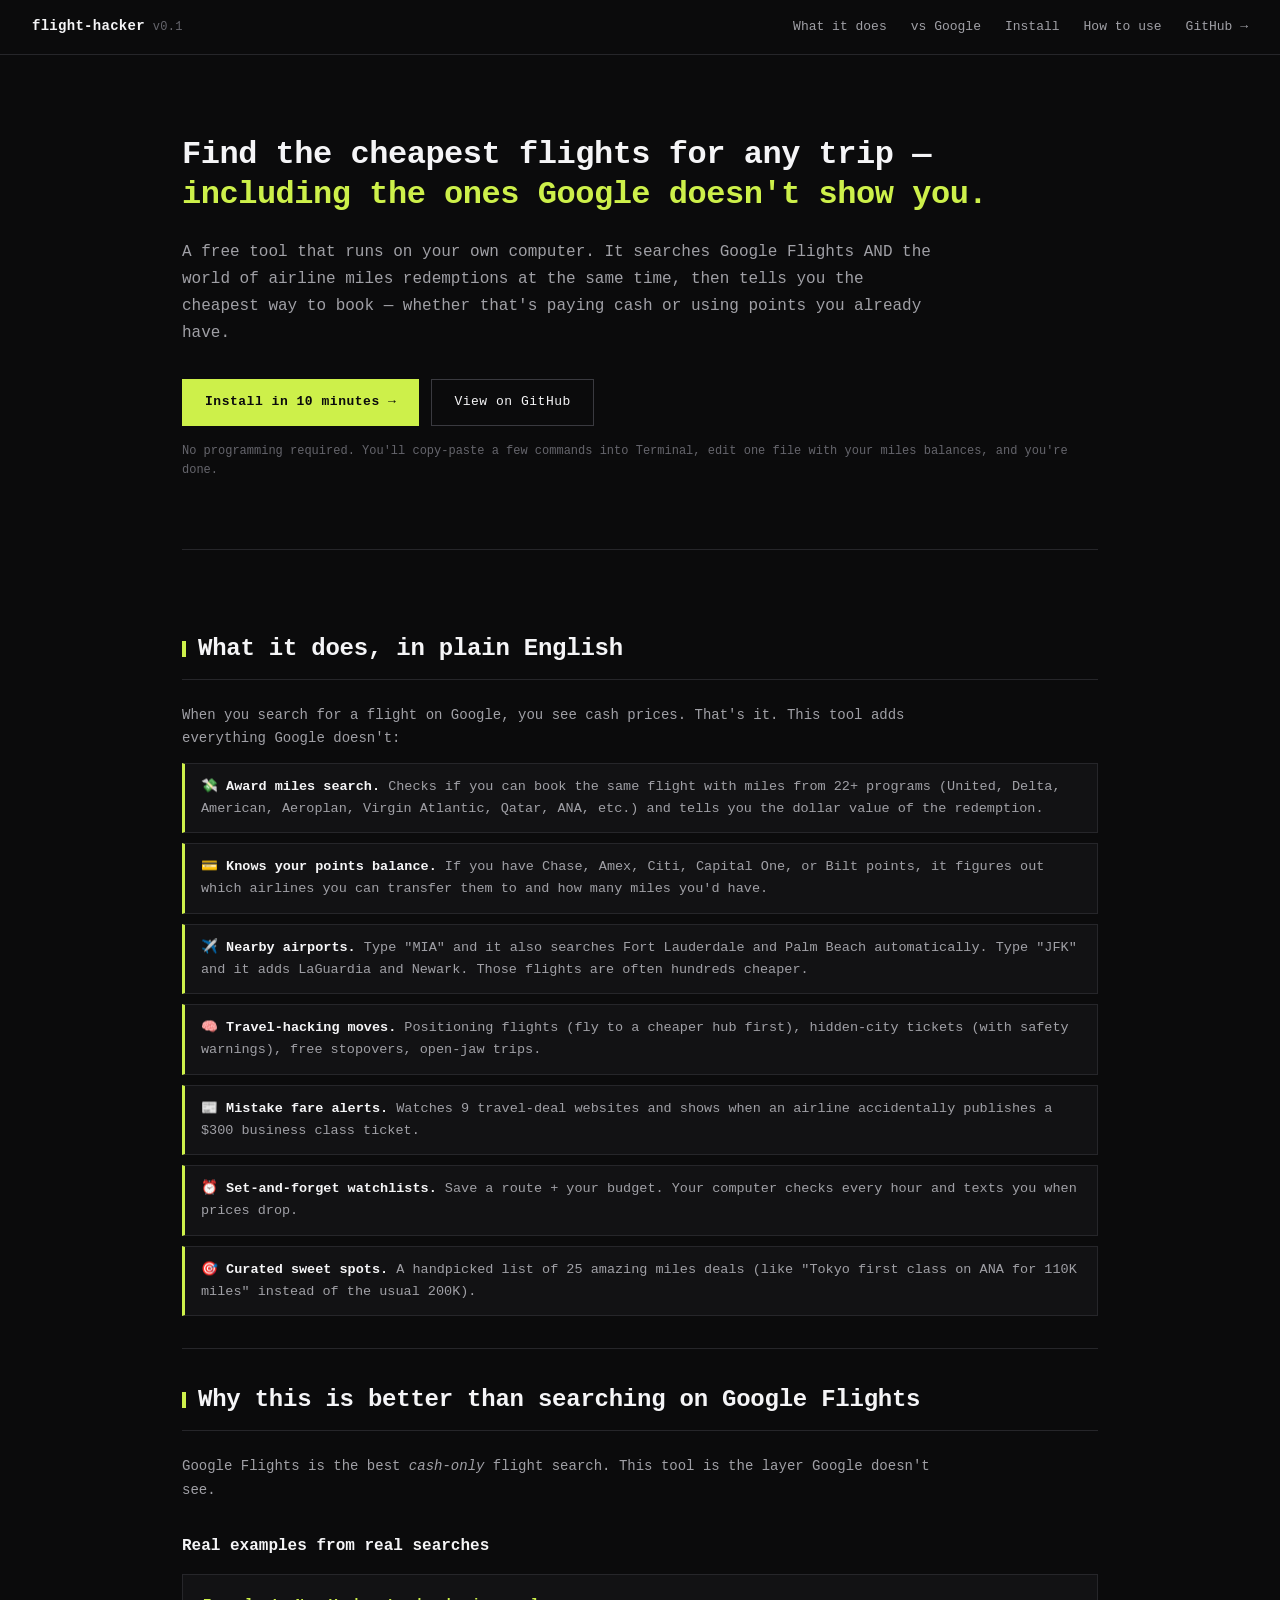
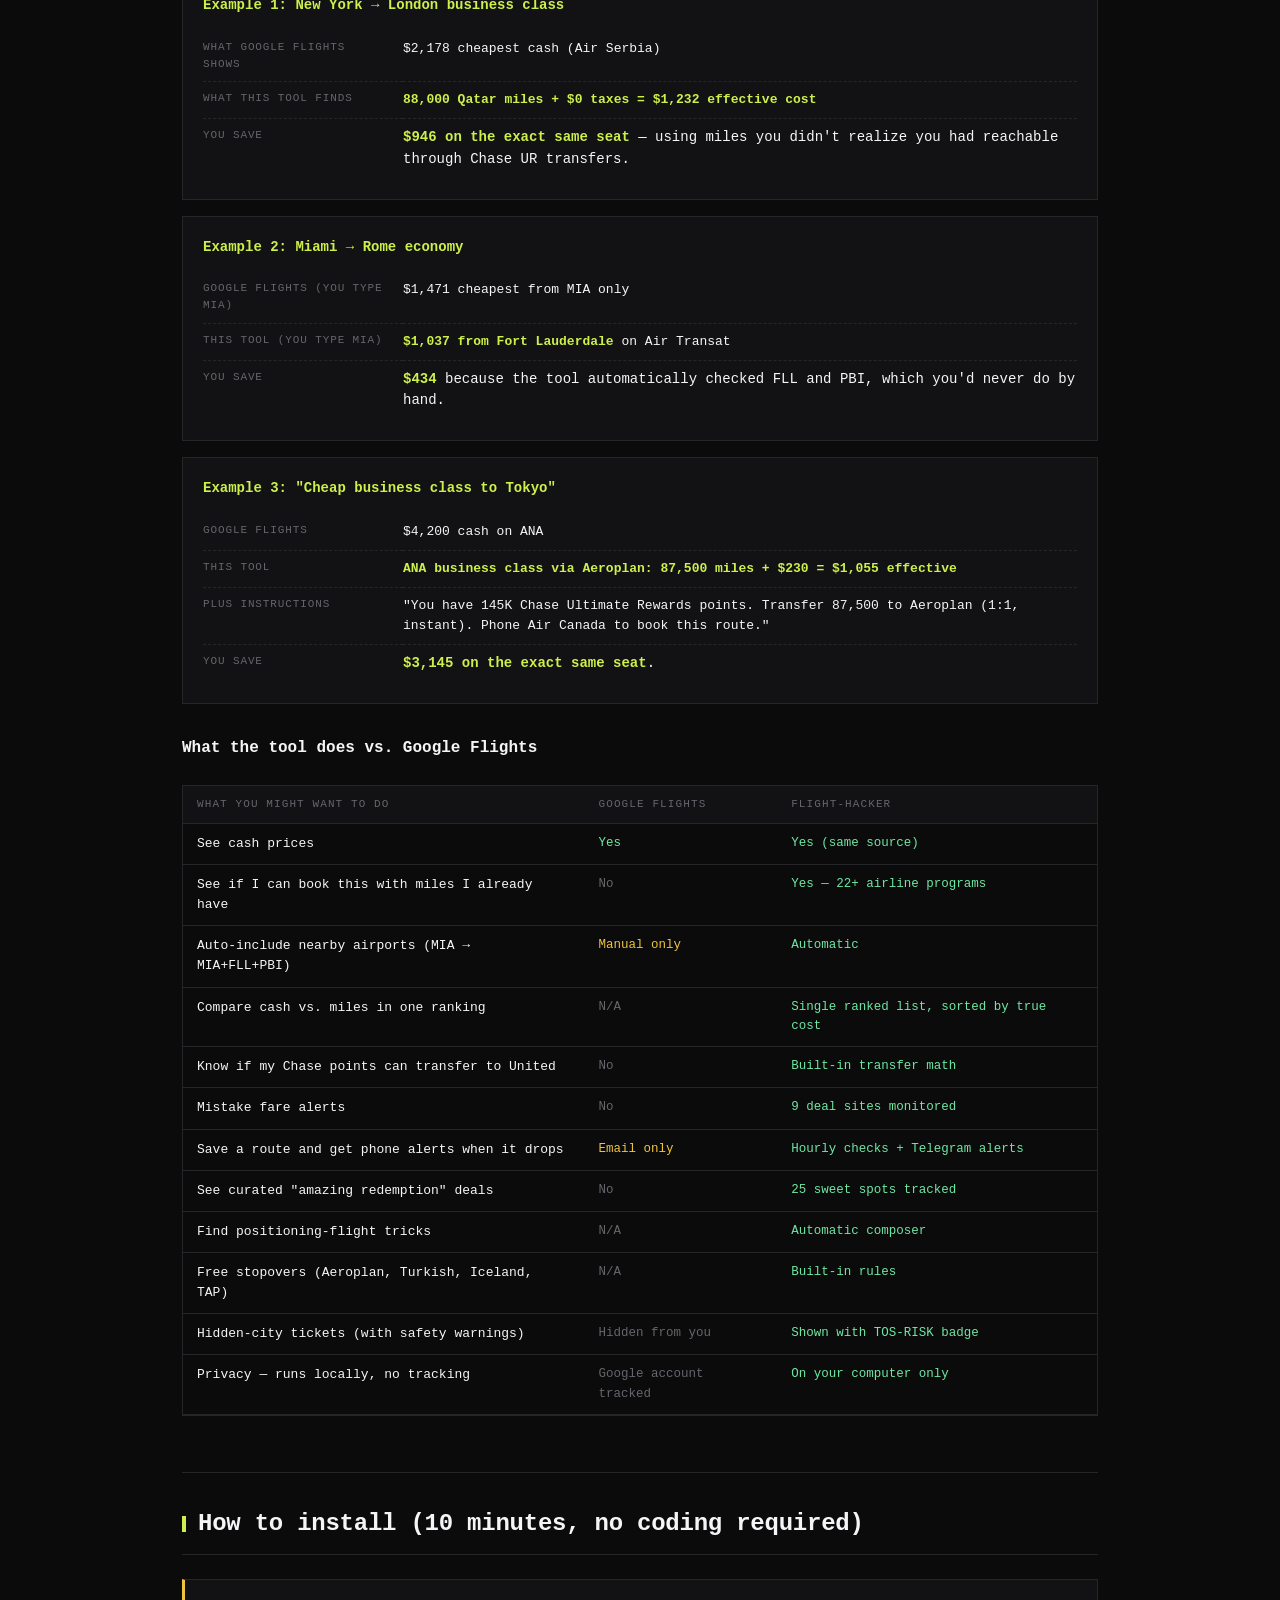
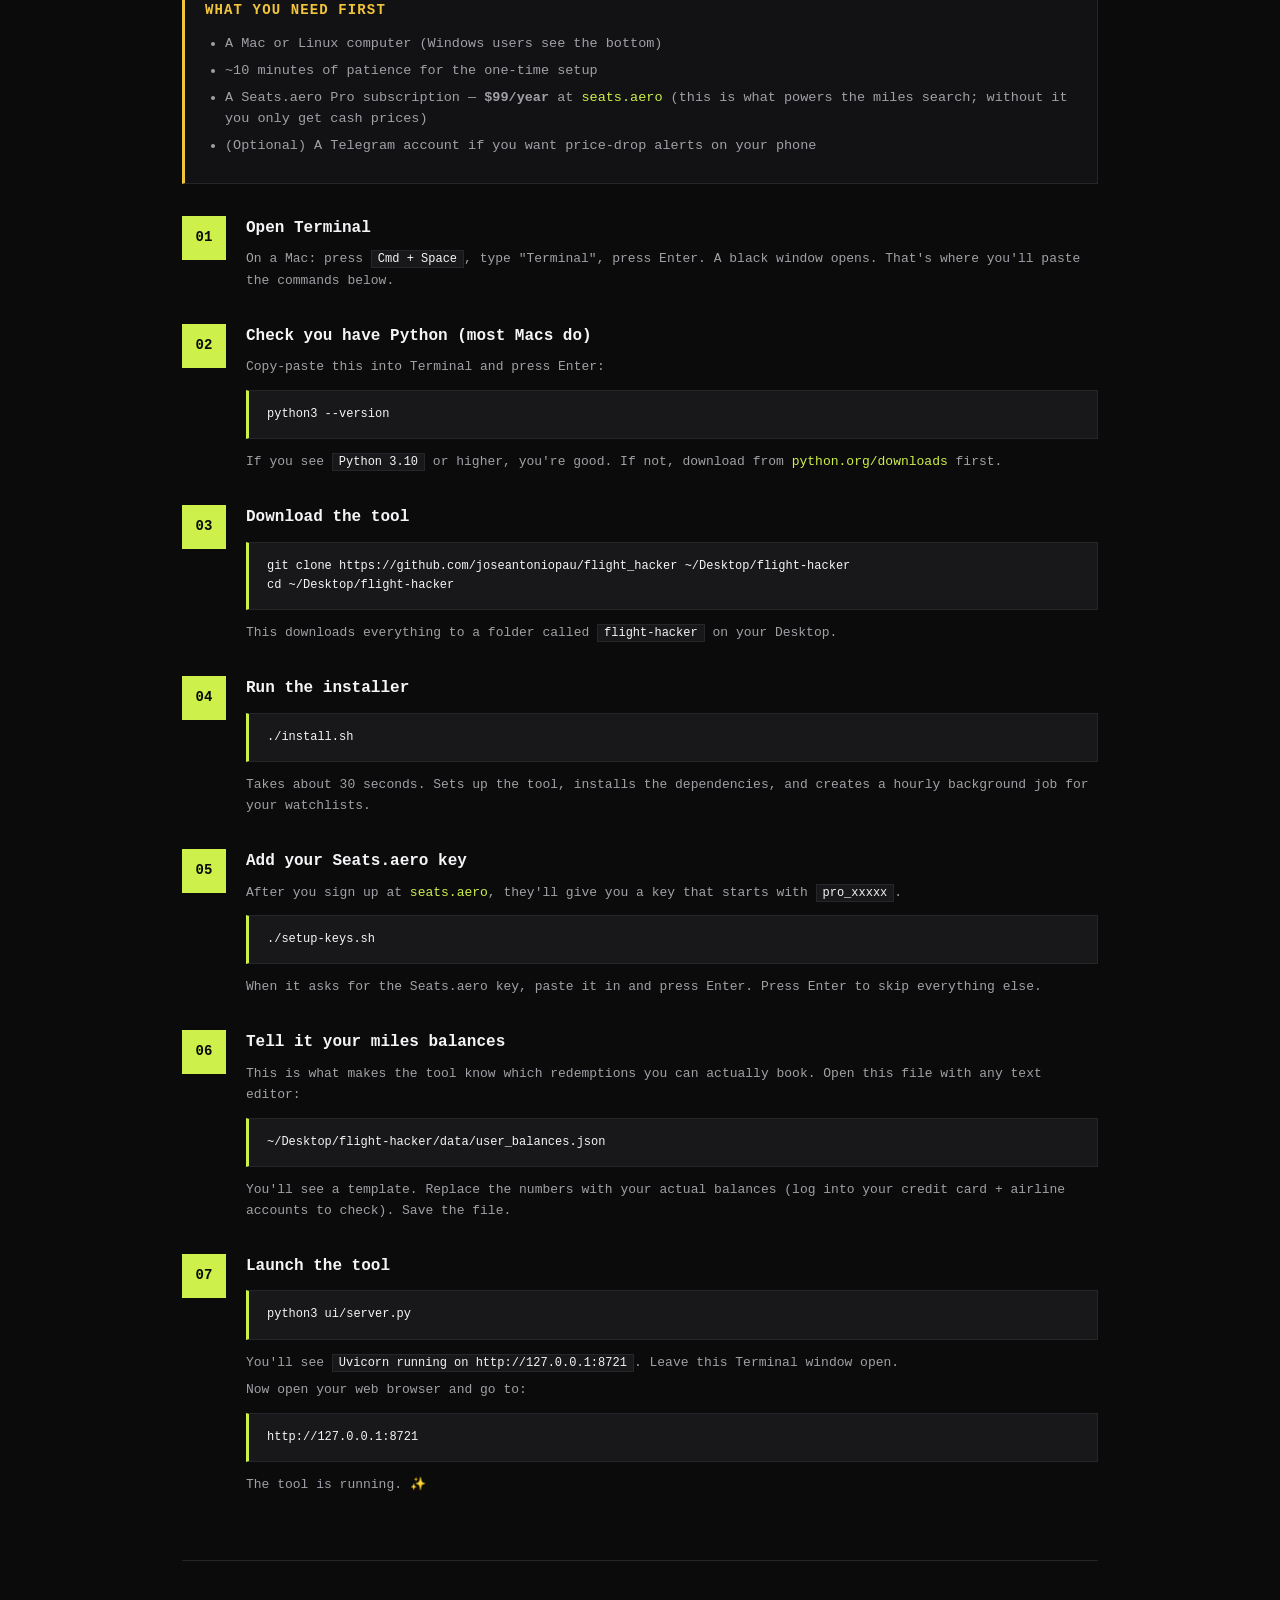
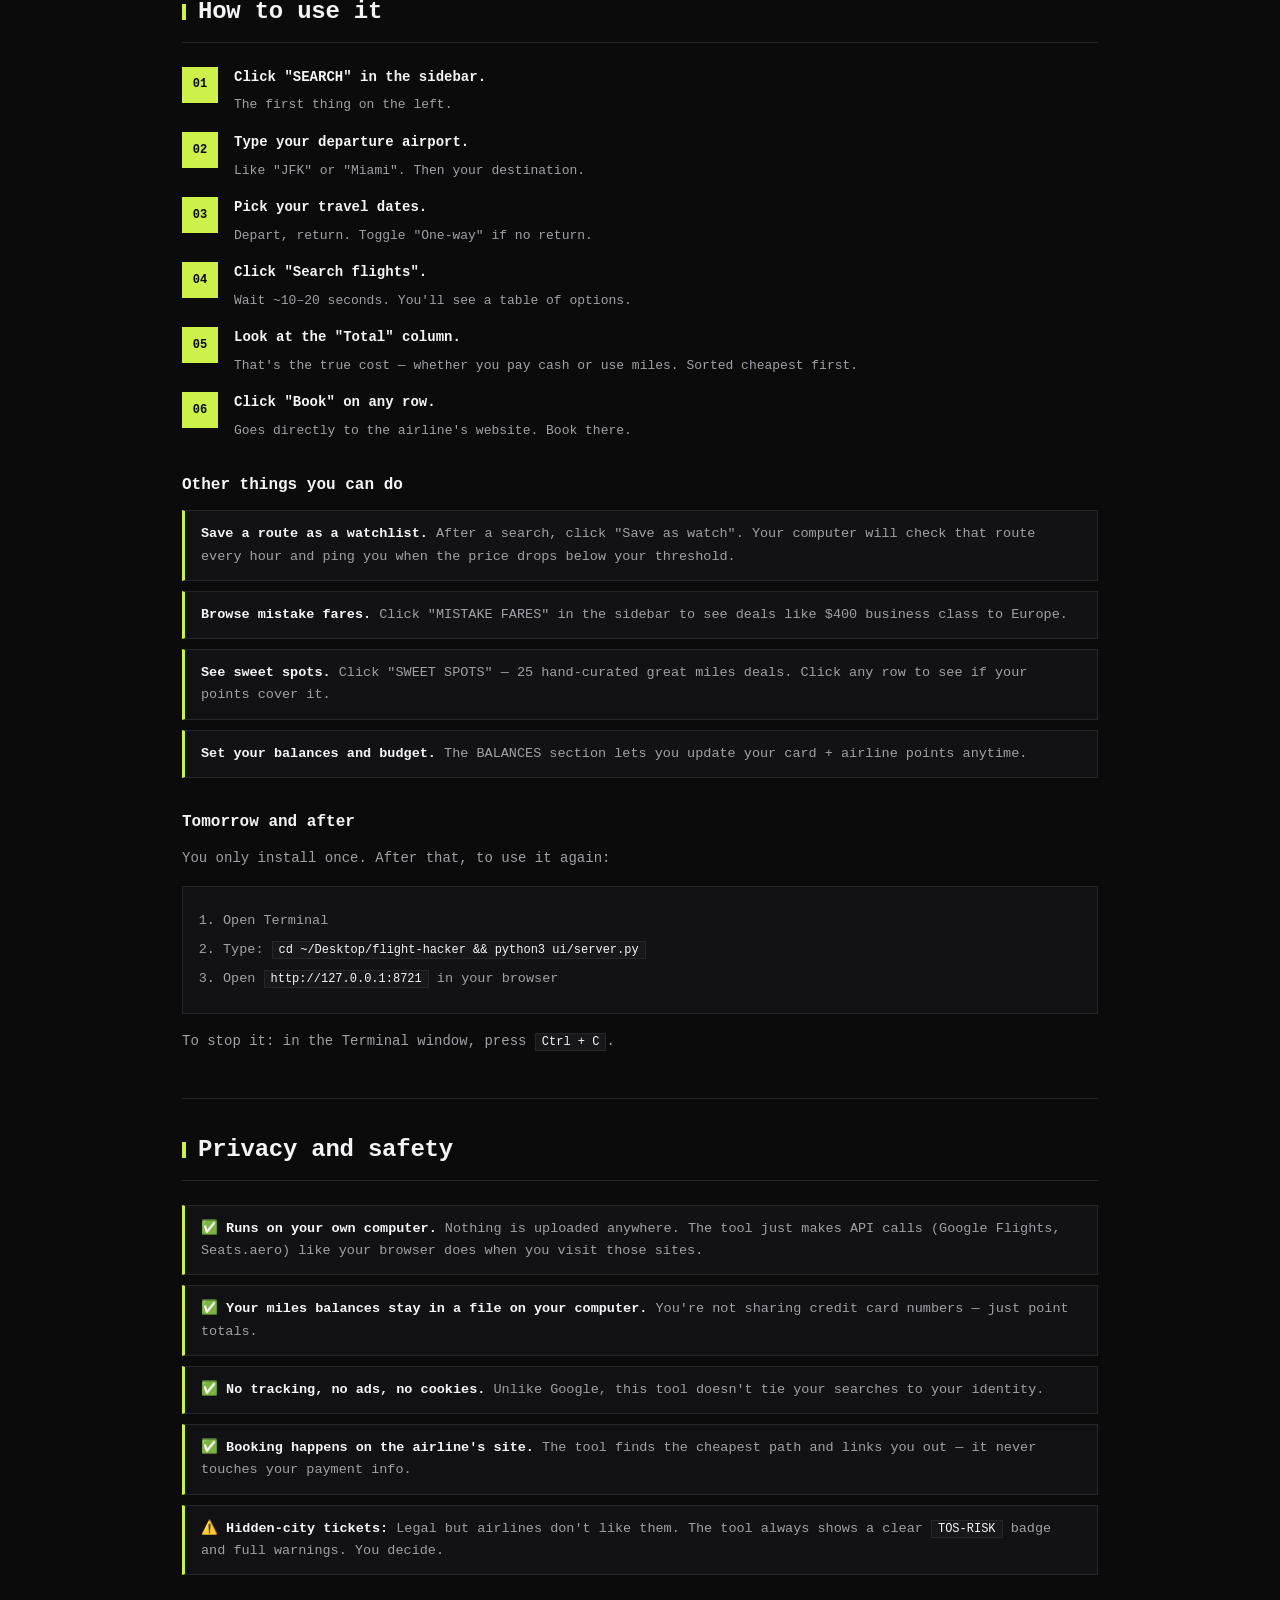
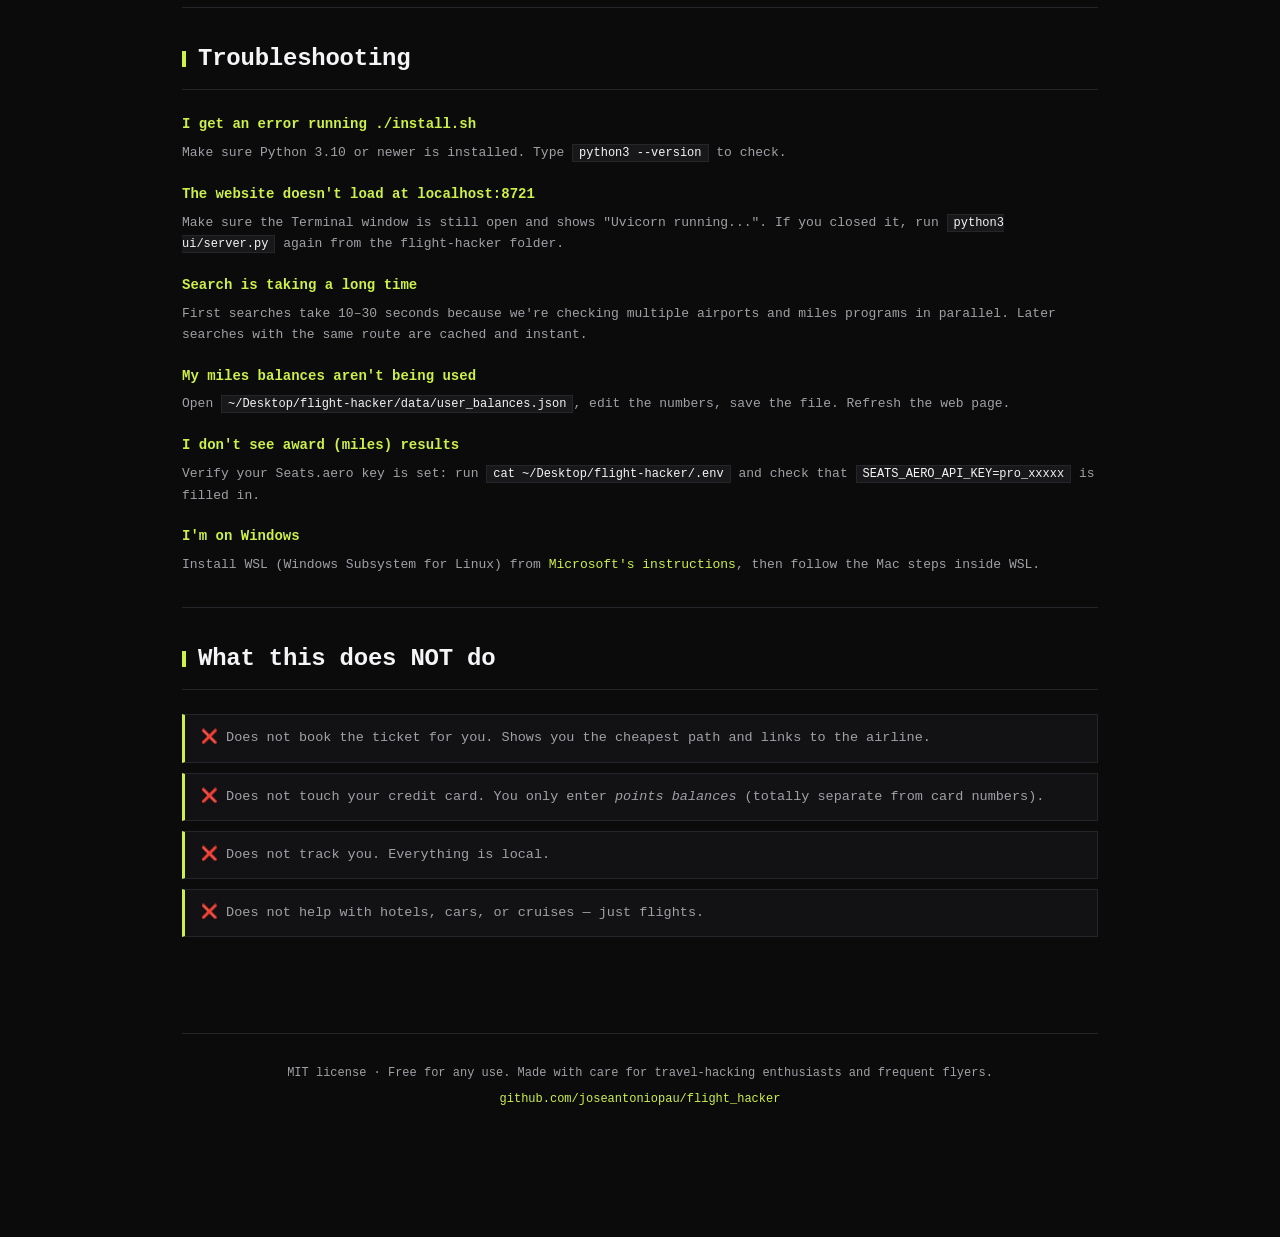
<file: docs/index.html>
<!doctype html>
<html lang="en">
<head>
<meta charset="utf-8" />
<meta name="viewport" content="width=device-width,initial-scale=1" />
<title>flight-hacker — find the cheapest flights, including the ones Google doesn't show</title>
<meta name="description" content="A free, self-hosted tool that searches Google Flights and 22+ airline miles programs at once. Beats Google Flights with award redemptions, hidden-city tickets, mistake fares, and watchlists. Free, runs on your own computer." />
<link rel="stylesheet" href="styles.css" />
</head>
<body>

<header class="bar">
  <div class="brand">flight-hacker<span class="ver">v0.1</span></div>
  <nav class="topnav">
    <a href="#what">What it does</a>
    <a href="#vs-google">vs Google</a>
    <a href="#install">Install</a>
    <a href="#use">How to use</a>
    <a href="https://github.com/joseantoniopau/flight_hacker" target="_blank" rel="noopener">GitHub →</a>
  </nav>
</header>

<main>

<section class="hero">
  <h1>Find the cheapest flights for any trip — <span class="accent">including the ones Google doesn't show you.</span></h1>
  <p class="lede">A free tool that runs on your own computer. It searches Google Flights AND the world of airline miles redemptions at the same time, then tells you the cheapest way to book — whether that's paying cash or using points you already have.</p>
  <div class="cta">
    <a class="btn btn--primary" href="#install">Install in 10 minutes →</a>
    <a class="btn" href="https://github.com/joseantoniopau/flight_hacker" target="_blank" rel="noopener">View on GitHub</a>
  </div>
  <p class="note">No programming required. You'll copy-paste a few commands into Terminal, edit one file with your miles balances, and you're done.</p>
</section>

<section id="what" class="block">
  <h2>What it does, in plain English</h2>
  <p class="lede">When you search for a flight on Google, you see cash prices. That's it. This tool adds everything Google doesn't:</p>
  <ul class="features">
    <li><strong>💸 Award miles search.</strong> Checks if you can book the same flight with miles from 22+ programs (United, Delta, American, Aeroplan, Virgin Atlantic, Qatar, ANA, etc.) and tells you the dollar value of the redemption.</li>
    <li><strong>💳 Knows your points balance.</strong> If you have Chase, Amex, Citi, Capital One, or Bilt points, it figures out which airlines you can transfer them to and how many miles you'd have.</li>
    <li><strong>✈️ Nearby airports.</strong> Type "MIA" and it also searches Fort Lauderdale and Palm Beach automatically. Type "JFK" and it adds LaGuardia and Newark. Those flights are often hundreds cheaper.</li>
    <li><strong>🧠 Travel-hacking moves.</strong> Positioning flights (fly to a cheaper hub first), hidden-city tickets (with safety warnings), free stopovers, open-jaw trips.</li>
    <li><strong>📰 Mistake fare alerts.</strong> Watches 9 travel-deal websites and shows when an airline accidentally publishes a $300 business class ticket.</li>
    <li><strong>⏰ Set-and-forget watchlists.</strong> Save a route + your budget. Your computer checks every hour and texts you when prices drop.</li>
    <li><strong>🎯 Curated sweet spots.</strong> A handpicked list of 25 amazing miles deals (like "Tokyo first class on ANA for 110K miles" instead of the usual 200K).</li>
  </ul>
</section>

<section id="vs-google" class="block">
  <h2>Why this is better than searching on Google Flights</h2>
  <p class="lede">Google Flights is the best <em>cash-only</em> flight search. This tool is the layer Google doesn't see.</p>

  <h3>Real examples from real searches</h3>

  <div class="example">
    <h4>Example 1: New York → London business class</h4>
    <table class="cmp">
      <tr><td>What Google Flights shows</td><td>$2,178 cheapest cash (Air Serbia)</td></tr>
      <tr><td>What this tool finds</td><td><strong>88,000 Qatar miles + $0 taxes = $1,232 effective cost</strong></td></tr>
      <tr><td>You save</td><td class="save"><strong>$946 on the exact same seat</strong> — using miles you didn't realize you had reachable through Chase UR transfers.</td></tr>
    </table>
  </div>

  <div class="example">
    <h4>Example 2: Miami → Rome economy</h4>
    <table class="cmp">
      <tr><td>Google Flights (you type MIA)</td><td>$1,471 cheapest from MIA only</td></tr>
      <tr><td>This tool (you type MIA)</td><td><strong>$1,037 from Fort Lauderdale</strong> on Air Transat</td></tr>
      <tr><td>You save</td><td class="save"><strong>$434</strong> because the tool automatically checked FLL and PBI, which you'd never do by hand.</td></tr>
    </table>
  </div>

  <div class="example">
    <h4>Example 3: "Cheap business class to Tokyo"</h4>
    <table class="cmp">
      <tr><td>Google Flights</td><td>$4,200 cash on ANA</td></tr>
      <tr><td>This tool</td><td><strong>ANA business class via Aeroplan: 87,500 miles + $230 = $1,055 effective</strong></td></tr>
      <tr><td>Plus instructions</td><td>"You have 145K Chase Ultimate Rewards points. Transfer 87,500 to Aeroplan (1:1, instant). Phone Air Canada to book this route."</td></tr>
      <tr><td>You save</td><td class="save"><strong>$3,145 on the exact same seat</strong>.</td></tr>
    </table>
  </div>

  <h3>What the tool does vs. Google Flights</h3>
  <div class="comparison">
    <table>
      <thead>
        <tr><th>What you might want to do</th><th>Google Flights</th><th>flight-hacker</th></tr>
      </thead>
      <tbody>
        <tr><td>See cash prices</td><td class="y">Yes</td><td class="y">Yes (same source)</td></tr>
        <tr><td>See if I can book this with miles I already have</td><td class="n">No</td><td class="y">Yes — 22+ airline programs</td></tr>
        <tr><td>Auto-include nearby airports (MIA → MIA+FLL+PBI)</td><td class="p">Manual only</td><td class="y">Automatic</td></tr>
        <tr><td>Compare cash vs. miles in one ranking</td><td class="n">N/A</td><td class="y">Single ranked list, sorted by true cost</td></tr>
        <tr><td>Know if my Chase points can transfer to United</td><td class="n">No</td><td class="y">Built-in transfer math</td></tr>
        <tr><td>Mistake fare alerts</td><td class="n">No</td><td class="y">9 deal sites monitored</td></tr>
        <tr><td>Save a route and get phone alerts when it drops</td><td class="p">Email only</td><td class="y">Hourly checks + Telegram alerts</td></tr>
        <tr><td>See curated "amazing redemption" deals</td><td class="n">No</td><td class="y">25 sweet spots tracked</td></tr>
        <tr><td>Find positioning-flight tricks</td><td class="n">N/A</td><td class="y">Automatic composer</td></tr>
        <tr><td>Free stopovers (Aeroplan, Turkish, Iceland, TAP)</td><td class="n">N/A</td><td class="y">Built-in rules</td></tr>
        <tr><td>Hidden-city tickets (with safety warnings)</td><td class="n">Hidden from you</td><td class="y">Shown with TOS-RISK badge</td></tr>
        <tr><td>Privacy — runs locally, no tracking</td><td class="n">Google account tracked</td><td class="y">On your computer only</td></tr>
      </tbody>
    </table>
  </div>
</section>

<section id="install" class="block">
  <h2>How to install (10 minutes, no coding required)</h2>

  <div class="prereqs">
    <h3>What you need first</h3>
    <ul>
      <li>A Mac or Linux computer (Windows users see the bottom)</li>
      <li>~10 minutes of patience for the one-time setup</li>
      <li>A Seats.aero Pro subscription — <strong>$99/year</strong> at <a href="https://seats.aero/" target="_blank" rel="noopener">seats.aero</a> (this is what powers the miles search; without it you only get cash prices)</li>
      <li>(Optional) A Telegram account if you want price-drop alerts on your phone</li>
    </ul>
  </div>

  <ol class="steps">
    <li>
      <h4>Open Terminal</h4>
      <p>On a Mac: press <code>Cmd + Space</code>, type "Terminal", press Enter. A black window opens. That's where you'll paste the commands below.</p>
    </li>

    <li>
      <h4>Check you have Python (most Macs do)</h4>
      <p>Copy-paste this into Terminal and press Enter:</p>
      <pre><code>python3 --version</code></pre>
      <p>If you see <code>Python 3.10</code> or higher, you're good. If not, download from <a href="https://www.python.org/downloads/" target="_blank" rel="noopener">python.org/downloads</a> first.</p>
    </li>

    <li>
      <h4>Download the tool</h4>
      <pre><code>git clone https://github.com/joseantoniopau/flight_hacker ~/Desktop/flight-hacker
cd ~/Desktop/flight-hacker</code></pre>
      <p>This downloads everything to a folder called <code>flight-hacker</code> on your Desktop.</p>
    </li>

    <li>
      <h4>Run the installer</h4>
      <pre><code>./install.sh</code></pre>
      <p>Takes about 30 seconds. Sets up the tool, installs the dependencies, and creates a hourly background job for your watchlists.</p>
    </li>

    <li>
      <h4>Add your Seats.aero key</h4>
      <p>After you sign up at <a href="https://seats.aero/" target="_blank" rel="noopener">seats.aero</a>, they'll give you a key that starts with <code>pro_xxxxx</code>.</p>
      <pre><code>./setup-keys.sh</code></pre>
      <p>When it asks for the Seats.aero key, paste it in and press Enter. Press Enter to skip everything else.</p>
    </li>

    <li>
      <h4>Tell it your miles balances</h4>
      <p>This is what makes the tool know which redemptions you can actually book. Open this file with any text editor:</p>
      <pre><code>~/Desktop/flight-hacker/data/user_balances.json</code></pre>
      <p>You'll see a template. Replace the numbers with your actual balances (log into your credit card + airline accounts to check). Save the file.</p>
    </li>

    <li>
      <h4>Launch the tool</h4>
      <pre><code>python3 ui/server.py</code></pre>
      <p>You'll see <code>Uvicorn running on http://127.0.0.1:8721</code>. Leave this Terminal window open.</p>
      <p>Now open your web browser and go to:</p>
      <pre><code>http://127.0.0.1:8721</code></pre>
      <p>The tool is running. ✨</p>
    </li>
  </ol>
</section>

<section id="use" class="block">
  <h2>How to use it</h2>
  <ol class="steps steps--small">
    <li>
      <h4>Click "SEARCH" in the sidebar.</h4>
      <p>The first thing on the left.</p>
    </li>
    <li>
      <h4>Type your departure airport.</h4>
      <p>Like "JFK" or "Miami". Then your destination.</p>
    </li>
    <li>
      <h4>Pick your travel dates.</h4>
      <p>Depart, return. Toggle "One-way" if no return.</p>
    </li>
    <li>
      <h4>Click "Search flights".</h4>
      <p>Wait ~10–20 seconds. You'll see a table of options.</p>
    </li>
    <li>
      <h4>Look at the "Total" column.</h4>
      <p>That's the true cost — whether you pay cash or use miles. Sorted cheapest first.</p>
    </li>
    <li>
      <h4>Click "Book" on any row.</h4>
      <p>Goes directly to the airline's website. Book there.</p>
    </li>
  </ol>

  <h3>Other things you can do</h3>
  <ul class="features">
    <li><strong>Save a route as a watchlist.</strong> After a search, click "Save as watch". Your computer will check that route every hour and ping you when the price drops below your threshold.</li>
    <li><strong>Browse mistake fares.</strong> Click "MISTAKE FARES" in the sidebar to see deals like $400 business class to Europe.</li>
    <li><strong>See sweet spots.</strong> Click "SWEET SPOTS" — 25 hand-curated great miles deals. Click any row to see if your points cover it.</li>
    <li><strong>Set your balances and budget.</strong> The BALANCES section lets you update your card + airline points anytime.</li>
  </ul>

  <h3>Tomorrow and after</h3>
  <p>You only install once. After that, to use it again:</p>
  <ol class="next-use">
    <li>Open Terminal</li>
    <li>Type: <code>cd ~/Desktop/flight-hacker && python3 ui/server.py</code></li>
    <li>Open <code>http://127.0.0.1:8721</code> in your browser</li>
  </ol>
  <p>To stop it: in the Terminal window, press <code>Ctrl + C</code>.</p>
</section>

<section class="block">
  <h2>Privacy and safety</h2>
  <ul class="features">
    <li><strong>✅ Runs on your own computer.</strong> Nothing is uploaded anywhere. The tool just makes API calls (Google Flights, Seats.aero) like your browser does when you visit those sites.</li>
    <li><strong>✅ Your miles balances stay in a file on your computer.</strong> You're not sharing credit card numbers — just point totals.</li>
    <li><strong>✅ No tracking, no ads, no cookies.</strong> Unlike Google, this tool doesn't tie your searches to your identity.</li>
    <li><strong>✅ Booking happens on the airline's site.</strong> The tool finds the cheapest path and links you out — it never touches your payment info.</li>
    <li><strong>⚠️ Hidden-city tickets:</strong> Legal but airlines don't like them. The tool always shows a clear <code>TOS-RISK</code> badge and full warnings. You decide.</li>
  </ul>
</section>

<section class="block">
  <h2>Troubleshooting</h2>
  <dl class="faq">
    <dt>I get an error running ./install.sh</dt>
    <dd>Make sure Python 3.10 or newer is installed. Type <code>python3 --version</code> to check.</dd>

    <dt>The website doesn't load at localhost:8721</dt>
    <dd>Make sure the Terminal window is still open and shows "Uvicorn running...". If you closed it, run <code>python3 ui/server.py</code> again from the flight-hacker folder.</dd>

    <dt>Search is taking a long time</dt>
    <dd>First searches take 10–30 seconds because we're checking multiple airports and miles programs in parallel. Later searches with the same route are cached and instant.</dd>

    <dt>My miles balances aren't being used</dt>
    <dd>Open <code>~/Desktop/flight-hacker/data/user_balances.json</code>, edit the numbers, save the file. Refresh the web page.</dd>

    <dt>I don't see award (miles) results</dt>
    <dd>Verify your Seats.aero key is set: run <code>cat ~/Desktop/flight-hacker/.env</code> and check that <code>SEATS_AERO_API_KEY=pro_xxxxx</code> is filled in.</dd>

    <dt>I'm on Windows</dt>
    <dd>Install WSL (Windows Subsystem for Linux) from <a href="https://learn.microsoft.com/en-us/windows/wsl/install" target="_blank" rel="noopener">Microsoft's instructions</a>, then follow the Mac steps inside WSL.</dd>
  </dl>
</section>

<section class="block">
  <h2>What this does NOT do</h2>
  <ul class="features">
    <li>❌ Does not book the ticket for you. Shows you the cheapest path and links to the airline.</li>
    <li>❌ Does not touch your credit card. You only enter <em>points balances</em> (totally separate from card numbers).</li>
    <li>❌ Does not track you. Everything is local.</li>
    <li>❌ Does not help with hotels, cars, or cruises — just flights.</li>
  </ul>
</section>

<footer>
  <p>MIT license · Free for any use. Made with care for travel-hacking enthusiasts and frequent flyers.</p>
  <p><a href="https://github.com/joseantoniopau/flight_hacker">github.com/joseantoniopau/flight_hacker</a></p>
</footer>

</main>

</body>
</html>
</file>
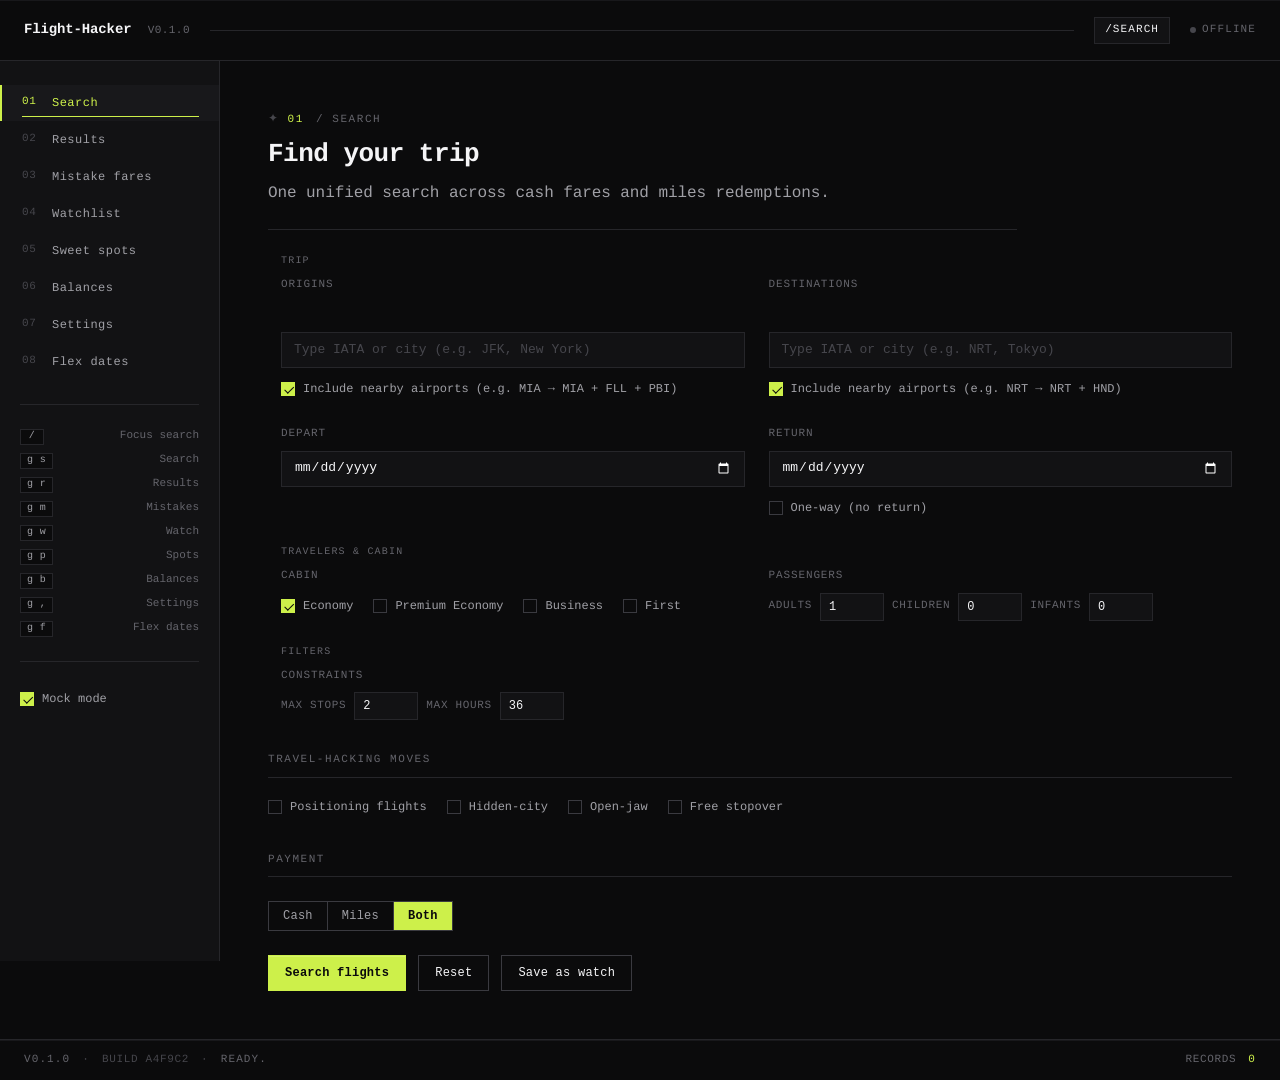
<file: ui/index.html>
<!doctype html>
<html lang="en">
<head>
<meta charset="utf-8" />
<meta name="viewport" content="width=device-width,initial-scale=1" />
<title>FLIGHT-HACKER</title>
<link rel="stylesheet" href="styles.css" />
</head>
<body class="fh-body">

<!-- ============================================================ -->
<!-- TOP BAR                                                       -->
<!-- ============================================================ -->
<header class="fh-topbar" id="fh-topbar">
  <button class="fh-topbar__menu" id="fh-topbar-menu" type="button" aria-label="Toggle menu" hidden>☰</button>
  <div class="fh-topbar__brand">Flight-Hacker&nbsp;<span class="fh-topbar__ver" id="fh-version">v0.1.0</span></div>
  <div class="fh-topbar__rule"></div>
  <div class="fh-topbar__route" id="fh-topbar-route">/SEARCH</div>
  <div class="fh-topbar__live" id="fh-topbar-live">
    <span class="fh-dot fh-dot--off" id="fh-livedot">○</span>
    <span id="fh-livetext">Offline</span>
  </div>
</header>

<!-- ============================================================ -->
<!-- ERROR BANNER                                                  -->
<!-- ============================================================ -->
<div class="fh-error" id="fh-error" hidden style="display:none">
  <span class="fh-error__msg" id="fh-error-msg">Error</span>
  <button class="fh-error__btn" id="fh-error-dismiss">Dismiss</button>
</div>

<!-- ============================================================ -->
<!-- APP SHELL                                                     -->
<!-- ============================================================ -->
<div class="fh-shell">

  <!-- SIDEBAR -->
  <nav class="fh-sidebar" id="fh-sidebar">
    <ul class="fh-nav">
      <li><a href="#search"      class="fh-nav__link" data-route="search"><span class="fh-nav__num">01</span><span class="fh-nav__label">Search</span></a></li>
      <li><a href="#results"     class="fh-nav__link" data-route="results"><span class="fh-nav__num">02</span><span class="fh-nav__label">Results</span></a></li>
      <li><a href="#mistakes"    class="fh-nav__link" data-route="mistakes"><span class="fh-nav__num">03</span><span class="fh-nav__label">Mistake fares</span></a></li>
      <li><a href="#watchlist"   class="fh-nav__link" data-route="watchlist"><span class="fh-nav__num">04</span><span class="fh-nav__label">Watchlist</span></a></li>
      <li><a href="#sweet-spots" class="fh-nav__link" data-route="sweet-spots"><span class="fh-nav__num">05</span><span class="fh-nav__label">Sweet spots</span></a></li>
      <li><a href="#balances"    class="fh-nav__link" data-route="balances"><span class="fh-nav__num">06</span><span class="fh-nav__label">Balances</span></a></li>
      <li><a href="#settings"    class="fh-nav__link" data-route="settings"><span class="fh-nav__num">07</span><span class="fh-nav__label">Settings</span></a></li>
      <li><a href="#flex"        class="fh-nav__link" data-route="flex"><span class="fh-nav__num">08</span><span class="fh-nav__label">Flex dates</span></a></li>
    </ul>
    <div class="fh-sidebar__divider"></div>
    <div class="fh-sidebar__hint">
      <div><span class="fh-sidebar__hint-key">/</span><span>Focus search</span></div>
      <div><span class="fh-sidebar__hint-key">g s</span><span>Search</span></div>
      <div><span class="fh-sidebar__hint-key">g r</span><span>Results</span></div>
      <div><span class="fh-sidebar__hint-key">g m</span><span>Mistakes</span></div>
      <div><span class="fh-sidebar__hint-key">g w</span><span>Watch</span></div>
      <div><span class="fh-sidebar__hint-key">g p</span><span>Spots</span></div>
      <div><span class="fh-sidebar__hint-key">g b</span><span>Balances</span></div>
      <div><span class="fh-sidebar__hint-key">g ,</span><span>Settings</span></div>
      <div><span class="fh-sidebar__hint-key">g f</span><span>Flex dates</span></div>
    </div>
    <div class="fh-sidebar__divider"></div>
    <div class="fh-sidebar__mode">
      <label class="fh-check">
        <input type="checkbox" id="fh-mockmode" />
        Mock mode
      </label>
    </div>
  </nav>

  <!-- MAIN CANVAS -->
  <main class="fh-main" id="fh-main">

    <!-- ============================================================ -->
    <!-- SECTION: SEARCH                                               -->
    <!-- ============================================================ -->
    <section class="fh-section" id="fh-section-search" data-route="search">
      <div class="fh-kicker"><span class="fh-kicker__num">01</span> / Search</div>
      <h1 class="fh-h1">Find your trip</h1>
      <p class="fh-deck">One unified search across cash fares and miles redemptions.</p>

      <form id="fh-search-form" class="fh-form">

        <div class="fh-fieldgroup">
          <div class="fh-fieldgroup__label">Trip</div>
          <div class="fh-grid fh-grid--2">

            <div class="fh-field">
              <label class="fh-label">Origins</label>
              <div class="fh-chips" id="fh-chips-origin"></div>
              <input type="text" class="fh-input" id="fh-origin-input"
                     placeholder="Type IATA or city (e.g. JFK, New York)"
                     autocomplete="off" />
              <ul class="fh-suggest" id="fh-suggest-origin" hidden></ul>
              <label class="fh-check">
                <input type="checkbox" id="fh-expand-origins" checked />
                Include nearby airports (e.g. MIA → MIA + FLL + PBI)
              </label>
            </div>

            <div class="fh-field">
              <label class="fh-label">Destinations</label>
              <div class="fh-chips" id="fh-chips-dest"></div>
              <input type="text" class="fh-input" id="fh-dest-input"
                     placeholder="Type IATA or city (e.g. NRT, Tokyo)"
                     autocomplete="off" />
              <ul class="fh-suggest" id="fh-suggest-dest" hidden></ul>
              <label class="fh-check">
                <input type="checkbox" id="fh-expand-destinations" checked />
                Include nearby airports (e.g. NRT → NRT + HND)
              </label>
            </div>

            <div class="fh-field">
              <label class="fh-label">Depart</label>
              <input type="date" class="fh-input" id="fh-depart-from" />
            </div>

            <div class="fh-field">
              <label class="fh-label">Return</label>
              <input type="date" class="fh-input" id="fh-return-from" />
              <label class="fh-check">
                <input type="checkbox" id="fh-oneway" />
                One-way (no return)
              </label>
            </div>

          </div>
        </div>

        <div class="fh-fieldgroup">
          <div class="fh-fieldgroup__label">Travelers &amp; cabin</div>
          <div class="fh-grid fh-grid--2">

            <div class="fh-field">
              <label class="fh-label">Cabin</label>
              <div class="fh-row fh-row--wrap">
                <label class="fh-check"><input type="checkbox" name="cabin" value="Y" checked /> Economy</label>
                <label class="fh-check"><input type="checkbox" name="cabin" value="PE" /> Premium Economy</label>
                <label class="fh-check"><input type="checkbox" name="cabin" value="J" /> Business</label>
                <label class="fh-check"><input type="checkbox" name="cabin" value="F" /> First</label>
              </div>
            </div>

            <div class="fh-field">
              <label class="fh-label">Passengers</label>
              <div class="fh-row">
                <span class="fh-mini">Adults</span>
                <input type="number" class="fh-input fh-input--mini" id="fh-adults"   value="1" min="1" max="8" />
                <span class="fh-mini">Children</span>
                <input type="number" class="fh-input fh-input--mini" id="fh-children" value="0" min="0" max="8" />
                <span class="fh-mini">Infants</span>
                <input type="number" class="fh-input fh-input--mini" id="fh-infants"  value="0" min="0" max="4" />
              </div>
            </div>

          </div>
        </div>

        <div class="fh-fieldgroup">
          <div class="fh-fieldgroup__label">Filters</div>
          <div class="fh-grid fh-grid--2">

            <div class="fh-field">
              <label class="fh-label">Constraints</label>
              <div class="fh-row">
                <span class="fh-mini">Max stops</span>
                <input type="number" class="fh-input fh-input--mini" id="fh-maxstops" value="2" min="0" max="5" />
                <span class="fh-mini">Max hours</span>
                <input type="number" class="fh-input fh-input--mini" id="fh-maxhours" value="36" min="1" max="72" />
              </div>
            </div>

          </div>
        </div>

        <div class="fh-divider">Travel-hacking moves</div>

        <div class="fh-row fh-row--wrap">
          <label class="fh-check"><input type="checkbox" id="fh-comp-pos"     /> Positioning flights</label>
          <label class="fh-check"><input type="checkbox" id="fh-comp-hidden"  /> Hidden-city</label>
          <label class="fh-check"><input type="checkbox" id="fh-comp-openjaw" /> Open-jaw</label>
          <label class="fh-check"><input type="checkbox" id="fh-comp-stopgame"/> Free stopover</label>
        </div>

        <div class="fh-divider">Payment</div>

        <div class="fh-segmented" data-segmented="mode" role="tablist" aria-label="Payment mode">
          <button type="button" class="fh-segmented__seg" data-value="cash">Cash</button>
          <button type="button" class="fh-segmented__seg" data-value="award">Miles</button>
          <button type="button" class="fh-segmented__seg fh-segmented__seg--on" data-value="both">Both</button>
        </div>
        <input type="hidden" name="fh-mode" id="fh-mode-value" value="both" />

        <div class="fh-actions">
          <button type="submit" class="fh-btn fh-btn--primary" id="fh-search-go">Search flights</button>
          <button type="button" class="fh-btn"                 id="fh-search-reset">Reset</button>
          <button type="button" class="fh-btn"                 id="fh-search-savewatch">Save as watch</button>
        </div>

        <div class="fh-progress" id="fh-search-progress" hidden style="display:none">
          <div class="fh-progress__bar"></div>
          <div class="fh-progress__label" id="fh-search-progress-label">Searching Google Flights, Seats.aero, and awards…</div>
        </div>
      </form>
    </section>

    <!-- ============================================================ -->
    <!-- SECTION: RESULTS                                              -->
    <!-- ============================================================ -->
    <section class="fh-section" id="fh-section-results" data-route="results" hidden>
      <div class="fh-kicker"><span class="fh-kicker__num">02</span> / Results</div>
      <h1 class="fh-h1">Cheapest path first</h1>
      <p class="fh-deck">Cash and award redemptions ranked by total cost.</p>

      <div class="fh-filters" id="fh-results-filters">
        <button class="fh-chip fh-chip--filter fh-chip--on" data-filter="all">All</button>
        <button class="fh-chip fh-chip--filter" data-filter="legal">Legal only</button>
        <button class="fh-chip fh-chip--filter" data-filter="gray">Allow gray</button>
        <button class="fh-chip fh-chip--filter" data-filter="award">Miles</button>
        <button class="fh-chip fh-chip--filter" data-filter="cash">Cash</button>
        <button class="fh-chip fh-chip--filter" data-filter="J">Premium cabin</button>
      </div>

      <div class="fh-table-wrap">
        <table class="fh-table fh-table--results" id="fh-results-table">
          <thead>
            <tr>
              <th data-sort="rank">#</th>
              <th data-sort="route">Route</th>
              <th data-sort="carrier">Airline</th>
              <th data-sort="depart">Departs</th>
              <th data-sort="duration_min">Duration</th>
              <th data-sort="stops">Stops</th>
              <th data-sort="cabin">Cabin</th>
              <th data-sort="cash_usd" class="fh-num">Cash</th>
              <th data-sort="miles" class="fh-num">Miles</th>
              <th data-sort="miles_value_usd" class="fh-num">Miles value</th>
              <th data-sort="total_usd" class="fh-num">Total</th>
              <th data-sort="risk">Risk</th>
              <th>Actions</th>
            </tr>
          </thead>
          <tbody id="fh-results-tbody">
            <tr class="fh-empty"><td colspan="13">
              <div class="fh-empty__block">
                <div class="fh-empty__glyph">◆</div>
                <div class="fh-empty__title">No results yet</div>
                <div class="fh-empty__sub">Fill out the search form and we'll rank cash and miles redemptions side by side.</div>
                <a class="fh-btn fh-btn--mini fh-empty__cta" href="#search">Go to search</a>
              </div>
            </td></tr>
          </tbody>
        </table>
      </div>
    </section>

    <!-- ============================================================ -->
    <!-- SECTION: MISTAKE FARES                                        -->
    <!-- ============================================================ -->
    <section class="fh-section" id="fh-section-mistakes" data-route="mistakes" hidden>
      <div class="fh-kicker"><span class="fh-kicker__num">03</span> / Deals</div>
      <h1 class="fh-h1">Mistake fares</h1>
      <p class="fh-deck">Live feed from 9 aggregators. Acts fast — these die quickly.</p>

      <div class="fh-actions">
        <button class="fh-btn fh-btn--primary" id="fh-mistakes-refresh">Refresh feed</button>
        <span class="fh-muted" id="fh-mistakes-status">Idle</span>
      </div>

      <div class="fh-cards" id="fh-mistakes-list">
        <div class="fh-empty">
          <div class="fh-empty__block">
            <div class="fh-empty__glyph">⊕</div>
            <div class="fh-empty__title">No deals loaded yet</div>
            <div class="fh-empty__sub">Pull the live aggregator feed to surface mistake fares before they're patched.</div>
            <button type="button" class="fh-btn fh-btn--mini fh-empty__cta" id="fh-mistakes-empty-refresh">Refresh feed</button>
          </div>
        </div>
      </div>
    </section>

    <!-- ============================================================ -->
    <!-- SECTION: WATCHLIST                                            -->
    <!-- ============================================================ -->
    <section class="fh-section" id="fh-section-watchlist" data-route="watchlist" hidden>
      <div class="fh-kicker"><span class="fh-kicker__num">04</span> / Watchlist</div>
      <h1 class="fh-h1">Watched routes</h1>
      <p class="fh-deck">Runs hourly. Pings you when prices break your thresholds.</p>

      <div class="fh-actions">
        <button class="fh-btn fh-btn--primary" id="fh-watch-new">+ New watch</button>
      </div>

      <div class="fh-stat-strip" id="fh-watch-stats" hidden>
        <div class="fh-stat"><span class="fh-stat__label">Active</span><span class="fh-stat__value" id="fh-watch-stat-active">0</span></div>
        <div class="fh-stat"><span class="fh-stat__label">Triggered today</span><span class="fh-stat__value" id="fh-watch-stat-fired">0</span></div>
        <div class="fh-stat"><span class="fh-stat__label">Total savings tracked</span><span class="fh-stat__value" id="fh-watch-stat-savings">$0</span></div>
        <div class="fh-stat"><span class="fh-stat__label">Next run</span><span class="fh-stat__value" id="fh-watch-stat-next">—</span></div>
      </div>

      <div class="fh-table-wrap">
        <table class="fh-table fh-table--watch" id="fh-watch-table">
          <thead>
            <tr>
              <th>Route</th>
              <th>Window</th>
              <th class="fh-num">Max $</th>
              <th>Cabin</th>
              <th>Last check</th>
              <th class="fh-num">Best found</th>
              <th class="fh-num">Alerts</th>
              <th class="fh-th-center">Actions</th>
            </tr>
          </thead>
          <tbody id="fh-watch-tbody">
            <tr class="fh-empty"><td colspan="8">
              <div class="fh-empty__block">
                <div class="fh-empty__glyph">◐</div>
                <div class="fh-empty__title">No watches yet</div>
                <div class="fh-empty__sub">Save a route from search, or add one directly here. We'll re-check it hourly and ping you when prices drop.</div>
                <button type="button" class="fh-btn fh-btn--mini fh-empty__cta" id="fh-watch-empty-new">+ New watch</button>
              </div>
            </td></tr>
          </tbody>
        </table>
      </div>

      <!-- NEW WATCH DRAWER -->
      <div class="fh-drawer" id="fh-watch-drawer" hidden>
        <div class="fh-divider">New Watch</div>
        <div class="fh-grid fh-grid--2">
          <div class="fh-field">
            <label class="fh-label" for="fh-watch-origin">Origin</label>
            <input type="text" class="fh-input" id="fh-watch-origin" name="origin" placeholder="JFK" />
          </div>
          <div class="fh-field">
            <label class="fh-label" for="fh-watch-dest">Destination</label>
            <input type="text" class="fh-input" id="fh-watch-dest" name="destination" placeholder="NRT" />
          </div>
          <div class="fh-field">
            <label class="fh-label" for="fh-watch-from">Window start</label>
            <input type="date" class="fh-input" id="fh-watch-from" name="window_from" />
          </div>
          <div class="fh-field">
            <label class="fh-label" for="fh-watch-to">Window end</label>
            <input type="date" class="fh-input" id="fh-watch-to" name="window_to" />
          </div>
          <div class="fh-field">
            <label class="fh-label" for="fh-watch-max">Max cash $</label>
            <input type="number" class="fh-input" id="fh-watch-max" name="max_usd" value="600" min="0" />
          </div>
          <div class="fh-field">
            <label class="fh-label" for="fh-watch-cabin">Cabin</label>
            <select class="fh-input" id="fh-watch-cabin" name="cabin">
              <option value="Y">Economy</option>
              <option value="PE">Premium Economy</option>
              <option value="J" selected>Business</option>
              <option value="F">First</option>
            </select>
          </div>
        </div>
        <div class="fh-actions">
          <button type="button" class="fh-btn fh-btn--primary" id="fh-watch-save">Save watch</button>
          <button type="button" class="fh-btn"                 id="fh-watch-cancel">Cancel</button>
        </div>
      </div>
    </section>

    <!-- ============================================================ -->
    <!-- SECTION: SWEET SPOTS                                          -->
    <!-- ============================================================ -->
    <section class="fh-section" id="fh-section-sweet-spots" data-route="sweet-spots" hidden>
      <div class="fh-kicker"><span class="fh-kicker__num">05</span> / Library</div>
      <h1 class="fh-h1">Sweet spots</h1>
      <p class="fh-deck">25 curated landmark redemptions, updated for 2026.</p>

      <div class="fh-actions">
        <input type="text" class="fh-input" id="fh-spots-search"
               placeholder="Filter by program, route, cabin, or region" />
      </div>

      <div class="fh-table-wrap">
        <table class="fh-table fh-table--spots" id="fh-spots-table">
          <thead>
            <tr>
              <th data-sort="program">Program</th>
              <th data-sort="route">Route</th>
              <th data-sort="cabin">Cabin</th>
              <th data-sort="miles">Miles</th>
              <th data-sort="notes">Notes</th>
              <th data-sort="status">Status</th>
            </tr>
          </thead>
          <tbody id="fh-spots-tbody">
            <tr class="fh-empty"><td colspan="6">
              <div class="fh-empty__block">
                <div class="fh-empty__glyph">✱</div>
                <div class="fh-empty__title">Loading sweet spots…</div>
                <div class="fh-empty__sub">Curated landmark redemptions across the major loyalty programs.</div>
              </div>
            </td></tr>
          </tbody>
        </table>
      </div>
    </section>

    <!-- ============================================================ -->
    <!-- SECTION: BALANCES                                             -->
    <!-- ============================================================ -->
    <section class="fh-section" id="fh-section-balances" data-route="balances" hidden>
      <div class="fh-kicker"><span class="fh-kicker__num">06</span> / You</div>
      <h1 class="fh-h1">Your points</h1>
      <p class="fh-deck">Drive the effective-balance math behind every recommendation.</p>

      <form id="fh-balances-form" class="fh-form">

        <div class="fh-divider">Credit Card Currencies</div>

        <div class="fh-bal-currencies">
          <div class="fh-field">
            <label class="fh-label">Chase Ultimate Rewards</label>
            <input type="number" class="fh-input" data-currency="UR" value="0" min="0" />
          </div>
          <div class="fh-field">
            <label class="fh-label">Amex Membership Rewards</label>
            <input type="number" class="fh-input" data-currency="MR" value="0" min="0" />
          </div>
          <div class="fh-field">
            <label class="fh-label">Citi ThankYou Points</label>
            <input type="number" class="fh-input" data-currency="TY" value="0" min="0" />
          </div>
          <div class="fh-field">
            <label class="fh-label">Capital One Miles</label>
            <input type="number" class="fh-input" data-currency="VENTURE" value="0" min="0" />
          </div>
          <div class="fh-field">
            <label class="fh-label">Bilt Rewards</label>
            <input type="number" class="fh-input" data-currency="BILT" value="0" min="0" />
          </div>
        </div>

        <div class="fh-divider">Airline Programs</div>

        <div class="fh-table-wrap">
          <table class="fh-table fh-table--bal" id="fh-bal-table">
            <colgroup>
              <col class="fh-col-bal-program" />
              <col class="fh-col-bal-num" />
              <col class="fh-col-bal-num" />
              <col class="fh-col-bal-num" />
              <col class="fh-col-bal-actions" />
            </colgroup>
            <thead>
              <tr>
                <th>Program</th>
                <th class="fh-num">Direct</th>
                <th class="fh-num">Reachable</th>
                <th class="fh-num">Effective</th>
                <th class="fh-th-center">Actions</th>
              </tr>
            </thead>
            <tbody id="fh-bal-tbody"></tbody>
            <tfoot>
              <tr>
                <td colspan="5">
                  <button type="button" class="fh-bal-add-row" id="fh-bal-add">+ Add a program</button>
                </td>
              </tr>
            </tfoot>
          </table>
        </div>

        <div class="fh-actions">
          <button type="submit" class="fh-btn fh-btn--primary" id="fh-bal-save">Save Balances</button>
          <span class="fh-muted" id="fh-bal-status"></span>
        </div>
      </form>
    </section>

    <!-- ============================================================ -->
    <!-- SECTION: SETTINGS                                             -->
    <!-- ============================================================ -->
    <section class="fh-section" id="fh-section-settings" data-route="settings" hidden>
      <div class="fh-kicker"><span class="fh-kicker__num">07</span> / Settings</div>
      <h1 class="fh-h1">Preferences</h1>
      <p class="fh-deck">API keys, alert channels, valuation source.</p>

      <form id="fh-settings-form" class="fh-form">

        <div class="fh-grid fh-grid--2">
          <div class="fh-field">
            <label class="fh-label">Seats.aero API Key</label>
            <input type="password" class="fh-input" id="fh-set-seats" placeholder="Award-search provider key (pro_…)" autocomplete="off" />
            <div class="fh-hint">Used to query award availability across loyalty programs.</div>
          </div>

          <div class="fh-field">
            <label class="fh-label">Telegram Webhook URL</label>
            <input type="text" class="fh-input" id="fh-set-tg" placeholder="https://api.telegram.org/bot.../sendMessage" autocomplete="off" />
            <div class="fh-hint">Optional: deal alerts get posted here.</div>
          </div>

          <div class="fh-field">
            <label class="fh-label">Cents Per Point — Valuation Source</label>
            <div class="fh-row">
              <label class="fh-radio"><input type="radio" name="cpp" value="floor"   /> Conservative (floor)</label>
              <label class="fh-radio"><input type="radio" name="cpp" value="avg" checked /> Average</label>
              <label class="fh-radio"><input type="radio" name="cpp" value="ceiling" /> Optimistic (ceiling)</label>
            </div>
            <div class="fh-hint">Used to convert miles into a dollar-equivalent value for ranking.</div>
          </div>

          <div class="fh-field">
            <label class="fh-label">Cache TTL (seconds)</label>
            <input type="number" class="fh-input" id="fh-set-ttl" value="3600" min="0" step="60" />
            <div class="fh-hint">How long award/cash quotes are cached. Stored as minutes server-side (rounded down).</div>
          </div>
        </div>

        <div class="fh-actions">
          <button type="submit" class="fh-btn fh-btn--primary" id="fh-set-save">Save Settings</button>
          <button type="button" class="fh-btn"                 id="fh-set-refresh">Refresh Data</button>
          <span class="fh-muted" id="fh-set-status"></span>
        </div>

      </form>
    </section>

    <!-- ============================================================ -->
    <!-- SECTION: FLEX DATES                                           -->
    <!-- ============================================================ -->
    <section class="fh-section" id="fh-section-flex" data-route="flex" hidden>
      <div class="fh-kicker"><span class="fh-kicker__num">08</span> / Flex</div>
      <h1 class="fh-h1">Flexible dates</h1>
      <p class="fh-deck">Heatmap of cheapest days across a date window.</p>
      <p class="fh-hint" style="margin-bottom:var(--s-6);">
        Pick a window. We scan each day in parallel and show the cheapest fare in a color-coded calendar.
        Click any day to drill into a full search for that date.
      </p>

      <form id="fh-flex-form" class="fh-form">

        <div class="fh-fieldgroup">
          <div class="fh-fieldgroup__label">Trip</div>
          <div class="fh-grid fh-grid--2">

            <div class="fh-field">
              <label class="fh-label">Origin</label>
              <div class="fh-chips" id="fh-flex-chips-origin"></div>
              <input type="text" class="fh-input" id="fh-flex-origin-input"
                     placeholder="Type IATA or city (e.g. JFK, New York)"
                     autocomplete="off" />
              <ul class="fh-suggest" id="fh-flex-suggest-origin" hidden></ul>
            </div>

            <div class="fh-field">
              <label class="fh-label">Destination</label>
              <div class="fh-chips" id="fh-flex-chips-dest"></div>
              <input type="text" class="fh-input" id="fh-flex-dest-input"
                     placeholder="Type IATA or city (e.g. LAX, Tokyo)"
                     autocomplete="off" />
              <ul class="fh-suggest" id="fh-flex-suggest-dest" hidden></ul>
            </div>

            <div class="fh-field">
              <label class="fh-label">Window start</label>
              <input type="date" class="fh-input" id="fh-flex-start" />
            </div>

            <div class="fh-field">
              <label class="fh-label">Window end</label>
              <input type="date" class="fh-input" id="fh-flex-end" />
            </div>

          </div>
        </div>

        <div class="fh-fieldgroup">
          <div class="fh-fieldgroup__label">Travelers &amp; cabin</div>
          <div class="fh-grid fh-grid--2">

            <div class="fh-field">
              <label class="fh-label">Cabin</label>
              <select class="fh-input" id="fh-flex-cabin">
                <option value="Y" selected>Economy</option>
                <option value="PE">Premium Economy</option>
                <option value="J">Business</option>
                <option value="F">First</option>
              </select>
            </div>

            <div class="fh-field">
              <label class="fh-label">Adults</label>
              <input type="number" class="fh-input fh-input--mini" id="fh-flex-adults" value="1" min="1" max="8" />
            </div>

          </div>
        </div>

        <div class="fh-divider">Payment</div>

        <div class="fh-segmented" data-segmented="flex-mode" role="tablist" aria-label="Calendar payment mode">
          <button type="button" class="fh-segmented__seg fh-segmented__seg--on" data-value="cash">Cash</button>
          <button type="button" class="fh-segmented__seg" data-value="award">Miles</button>
          <button type="button" class="fh-segmented__seg" data-value="both">Both</button>
        </div>
        <input type="hidden" name="fh-flex-mode" id="fh-flex-mode-value" value="cash" />

        <div class="fh-actions">
          <button type="submit" class="fh-btn fh-btn--primary" id="fh-flex-go">Search calendar</button>
          <button type="button" class="fh-btn"                 id="fh-flex-reset">Reset</button>
        </div>

        <div class="fh-progress" id="fh-flex-progress" hidden style="display:none">
          <div class="fh-progress__bar"></div>
          <div class="fh-progress__label" id="fh-flex-progress-label">Scanning calendar…</div>
        </div>
      </form>

      <!-- Summary banner -->
      <div class="fh-flex-summary" id="fh-flex-summary" hidden></div>

      <!-- Calendar grid -->
      <div class="fh-cal-wrap" id="fh-cal-wrap" hidden>
        <div class="fh-cal-dow">
          <div>Sun</div><div>Mon</div><div>Tue</div><div>Wed</div>
          <div>Thu</div><div>Fri</div><div>Sat</div>
        </div>
        <div class="fh-calendar" id="fh-calendar"></div>
        <div class="fh-cal-legend" id="fh-cal-legend"></div>
      </div>

      <div class="fh-flex-empty" id="fh-flex-empty">
        <div class="fh-empty__block">
          <div class="fh-empty__glyph">▦</div>
          <div class="fh-empty__title">No calendar loaded yet</div>
          <div class="fh-empty__sub">Pick an origin, destination, and date window. We'll scan each day in parallel.</div>
        </div>
      </div>
      <div class="fh-muted fh-flex-footer" id="fh-flex-footer"></div>
    </section>

  </main>
</div>

<!-- ============================================================ -->
<!-- FOOTER                                                        -->
<!-- ============================================================ -->
<footer class="fh-footer" id="fh-footer">
  <span class="fh-footer__left">
    <span id="fh-footer-version">v0.1.0</span>
    <span class="fh-footer__sep">·</span>
    <span class="fh-footer__build" id="fh-footer-build">build a4f9c2</span>
    <span class="fh-footer__sep">·</span>
    <span id="fh-footer-left">Ready</span>
  </span>
  <span class="fh-footer__right">
    <span class="fh-mini">Records</span>
    <span class="fh-footer__count" id="fh-footer-right">0</span>
  </span>
</footer>

<!-- ============================================================ -->
<!-- DETAILS OVERLAY (RESULT EXPAND)                               -->
<!-- ============================================================ -->
<div class="fh-overlay" id="fh-overlay" hidden style="display:none">
  <div class="fh-overlay__panel">
    <div class="fh-overlay__head">
      <span id="fh-overlay-title">Detail</span>
      <button class="fh-btn" id="fh-overlay-close">Close</button>
    </div>
    <div class="fh-overlay__body" id="fh-overlay-body"></div>
    <div class="fh-overlay__footer" id="fh-overlay-footer"></div>
  </div>
</div>

<!-- ============================================================ -->
<!-- KEYBOARD SHORTCUTS MODAL (? key)                              -->
<!-- ============================================================ -->
<div class="fh-overlay" id="fh-shortcuts" hidden style="display:none">
  <div class="fh-overlay__panel">
    <div class="fh-overlay__head">
      <span>Keyboard shortcuts</span>
      <button class="fh-btn" id="fh-shortcuts-close">Close</button>
    </div>
    <div class="fh-overlay__body">
      <h3>Navigation</h3>
      <div class="fh-shortcuts-grid">
        <div class="fh-shortcut"><span class="fh-shortcut__keys"><kbd>g</kbd> <kbd>s</kbd></span><span class="fh-shortcut__label">Search</span></div>
        <div class="fh-shortcut"><span class="fh-shortcut__keys"><kbd>g</kbd> <kbd>r</kbd></span><span class="fh-shortcut__label">Results</span></div>
        <div class="fh-shortcut"><span class="fh-shortcut__keys"><kbd>g</kbd> <kbd>m</kbd></span><span class="fh-shortcut__label">Mistake fares</span></div>
        <div class="fh-shortcut"><span class="fh-shortcut__keys"><kbd>g</kbd> <kbd>w</kbd></span><span class="fh-shortcut__label">Watchlist</span></div>
        <div class="fh-shortcut"><span class="fh-shortcut__keys"><kbd>g</kbd> <kbd>p</kbd></span><span class="fh-shortcut__label">Sweet spots</span></div>
        <div class="fh-shortcut"><span class="fh-shortcut__keys"><kbd>g</kbd> <kbd>b</kbd></span><span class="fh-shortcut__label">Balances</span></div>
        <div class="fh-shortcut"><span class="fh-shortcut__keys"><kbd>g</kbd> <kbd>,</kbd></span><span class="fh-shortcut__label">Settings</span></div>
        <div class="fh-shortcut"><span class="fh-shortcut__keys"><kbd>g</kbd> <kbd>f</kbd></span><span class="fh-shortcut__label">Flex dates</span></div>
      </div>
      <h3>Actions</h3>
      <div class="fh-shortcuts-grid">
        <div class="fh-shortcut"><span class="fh-shortcut__keys"><kbd>/</kbd></span><span class="fh-shortcut__label">Focus search</span></div>
        <div class="fh-shortcut"><span class="fh-shortcut__keys"><kbd>?</kbd></span><span class="fh-shortcut__label">This help</span></div>
        <div class="fh-shortcut"><span class="fh-shortcut__keys"><kbd>Esc</kbd></span><span class="fh-shortcut__label">Close overlay</span></div>
      </div>
      <h3>In results</h3>
      <div class="fh-shortcuts-grid">
        <div class="fh-shortcut fh-shortcut--empty"><span class="fh-shortcut__label">No shortcuts yet — reserved.</span></div>
      </div>
    </div>
  </div>
</div>

<!-- ============================================================ -->
<!-- TOAST STACK (bottom-right notifications)                      -->
<!-- ============================================================ -->
<div class="fh-toasts" id="fh-toasts" aria-live="polite" aria-atomic="false"></div>

<script src="mock_api.js"></script>
<script src="app.js"></script>
</body>
</html>
</file>
<file: docs/styles.css>
/* flight-hacker landing page — brutalist palette, plain-English layout */

:root {
  --bg:         #0b0b0c;
  --panel:      #121214;
  --panel-2:    #18181b;
  --rule:       #26262a;
  --rule-2:     #3a3a40;
  --text:       #f5f5f7;
  --text-sec:   #a0a0a6;
  --text-mut:   #65656c;
  --text-dim:   #46464c;
  --accent:     #cdf04a;
  --accent-hi:  #d8f560;
  --accent-fg:  #0a0a0c;
  --accent-soft: rgba(205, 240, 74, 0.10);
  --warn:       #ff6644;
  --ok:         #6ee7a3;
  --ok-bg:      #0e1a14;
  --gray:       #f0c43b;
  --gray-bg:    #1a1408;
  --tos:        #f47461;
  --tos-bg:     #1a0a08;
  --save:       #6ee7a3;
  --mono: "Berkeley Mono","Geist Mono","JetBrains Mono","IBM Plex Mono",ui-monospace,SFMono-Regular,"SF Mono","Menlo",monospace;
}

* { box-sizing: border-box; }
html, body {
  margin: 0; padding: 0;
  background: var(--bg);
  color: var(--text);
  font-family: var(--mono);
  font-size: 14px;
  line-height: 1.55;
  -webkit-font-smoothing: antialiased;
  font-variant-numeric: tabular-nums;
}
::selection { background: var(--accent); color: var(--accent-fg); }
a { color: var(--accent); text-decoration: none; }
a:hover { text-decoration: underline; }
.accent { color: var(--accent); }
.save { color: var(--save); }
.note { color: var(--text-mut); font-size: 12px; margin-top: 16px; }

/* TOP BAR */
.bar {
  display: flex;
  align-items: center;
  justify-content: space-between;
  padding: 16px 32px;
  border-bottom: 1px solid var(--rule);
  background: var(--bg);
  position: sticky; top: 0;
  z-index: 10;
}
.brand { font-weight: 700; letter-spacing: 0.02em; }
.brand .ver { color: var(--text-mut); font-weight: 400; margin-left: 8px; font-size: 12px; }
.topnav { display: flex; gap: 24px; }
.topnav a { color: var(--text-sec); font-size: 13px; }
.topnav a:hover { color: var(--text); text-decoration: none; }

main {
  max-width: 980px;
  margin: 0 auto;
  padding: 48px 32px 96px;
}

/* HERO */
.hero {
  padding: 32px 0 56px;
  border-bottom: 1px solid var(--rule);
  margin-bottom: 48px;
}
.hero h1 {
  font-size: 32px;
  line-height: 1.25;
  margin: 0 0 24px;
  letter-spacing: -0.015em;
  font-weight: 600;
}
.hero .lede {
  color: var(--text-sec);
  font-size: 16px;
  line-height: 1.7;
  max-width: 760px;
  margin: 0 0 32px;
}
.cta { display: flex; gap: 12px; flex-wrap: wrap; }

.btn {
  display: inline-block;
  padding: 12px 22px;
  border: 1px solid var(--rule-2);
  background: transparent;
  color: var(--text);
  font: inherit;
  font-size: 13px;
  letter-spacing: 0.04em;
  cursor: pointer;
  transition: all 80ms cubic-bezier(.4,0,.2,1);
}
.btn:hover { border-color: var(--text); background: var(--panel-2); text-decoration: none; }
.btn--primary {
  background: var(--accent);
  border-color: var(--accent);
  color: var(--accent-fg);
  font-weight: 600;
}
.btn--primary:hover {
  background: var(--accent-hi);
  border-color: var(--accent-hi);
  color: var(--accent-fg);
}

/* SECTIONS */
.block {
  padding: 32px 0;
  border-bottom: 1px solid var(--rule);
}
.block:last-of-type { border-bottom: none; }
h2 {
  font-size: 24px;
  font-weight: 600;
  letter-spacing: -0.01em;
  margin: 0 0 24px;
  padding-bottom: 12px;
  border-bottom: 1px solid var(--rule);
  position: relative;
}
h2::before {
  content: "";
  display: inline-block;
  width: 4px;
  height: 16px;
  background: var(--accent);
  margin-right: 12px;
  vertical-align: -2px;
}
h3 {
  font-size: 16px;
  font-weight: 600;
  margin: 32px 0 12px;
  color: var(--text);
}
h4 {
  font-size: 14px;
  font-weight: 600;
  margin: 0 0 8px;
  color: var(--text);
}
.lede { color: var(--text-sec); font-size: 14px; line-height: 1.65; max-width: 760px; }
p { margin: 12px 0; color: var(--text-sec); line-height: 1.65; }
code {
  font-family: var(--mono);
  background: var(--panel-2);
  border: 1px solid var(--rule);
  padding: 1px 6px;
  font-size: 12px;
  color: var(--text);
}
pre {
  background: var(--panel-2);
  border: 1px solid var(--rule);
  border-left: 3px solid var(--accent);
  padding: 14px 18px;
  overflow-x: auto;
  font-size: 12px;
  line-height: 1.6;
  margin: 12px 0;
}
pre code {
  background: transparent;
  border: none;
  padding: 0;
  font-size: inherit;
}

/* FEATURES LIST (emoji-prefixed cards) */
.features {
  list-style: none;
  margin: 0;
  padding: 0;
  display: grid;
  gap: 10px;
}
.features li {
  padding: 12px 16px;
  background: var(--panel);
  border: 1px solid var(--rule);
  border-left: 3px solid var(--accent);
  color: var(--text-sec);
  font-size: 13.5px;
  line-height: 1.65;
}
.features li strong {
  color: var(--text);
  font-weight: 600;
}

/* COMPARISON TABLE */
.comparison {
  margin: 24px 0;
  border: 1px solid var(--rule);
  overflow-x: auto;
}
.comparison table {
  width: 100%;
  border-collapse: collapse;
  font-size: 13px;
}
.comparison th,
.comparison td {
  padding: 10px 14px;
  border-bottom: 1px solid var(--rule);
  text-align: left;
  vertical-align: top;
}
.comparison th {
  background: var(--panel);
  color: var(--text-mut);
  font-size: 11px;
  letter-spacing: 0.10em;
  text-transform: uppercase;
  font-weight: 500;
}
.comparison tbody tr:hover { background: var(--panel); }
.comparison td:nth-child(2),
.comparison td:nth-child(3) {
  font-size: 12.5px;
}
.comparison .y { color: var(--ok); font-weight: 500; }
.comparison .n { color: var(--text-mut); }
.comparison .p { color: var(--gray); }

/* EXAMPLE BLOCKS */
.example {
  background: var(--panel);
  border: 1px solid var(--rule);
  padding: 20px;
  margin: 16px 0;
}
.example h4 {
  margin: 0 0 14px;
  color: var(--accent);
  font-size: 14px;
}
.example table.cmp {
  width: 100%;
  border-collapse: collapse;
  font-size: 13px;
}
.example table.cmp td {
  padding: 8px 0;
  border-bottom: 1px dashed var(--rule);
  color: var(--text-sec);
  vertical-align: top;
}
.example table.cmp td:first-child {
  color: var(--text-mut);
  width: 200px;
  font-size: 11px;
  letter-spacing: 0.08em;
  text-transform: uppercase;
  padding-right: 16px;
}
.example table.cmp td:last-child { color: var(--text); }
.example table.cmp tr:last-child td { border-bottom: none; }
.example table.cmp strong { color: var(--accent); }
.example table.cmp .save { color: var(--save); font-size: 14px; }

/* PREREQS BOX */
.prereqs {
  background: var(--panel);
  border: 1px solid var(--rule);
  border-left: 3px solid var(--gray);
  padding: 20px;
  margin: 16px 0 32px;
}
.prereqs h3 {
  margin-top: 0;
  color: var(--gray);
  font-size: 14px;
  text-transform: uppercase;
  letter-spacing: 0.08em;
}
.prereqs ul {
  margin: 0;
  padding-left: 20px;
}
.prereqs li {
  color: var(--text-sec);
  margin-bottom: 6px;
  font-size: 13.5px;
}

/* STEPS (numbered) */
.steps {
  list-style: none;
  margin: 0;
  padding: 0;
  counter-reset: step;
}
.steps li {
  margin: 0 0 32px;
  padding: 0 0 0 64px;
  position: relative;
  counter-increment: step;
}
.steps li::before {
  content: counter(step, decimal-leading-zero);
  position: absolute;
  left: 0; top: 0;
  width: 44px;
  height: 44px;
  background: var(--accent);
  color: var(--accent-fg);
  font-weight: 700;
  font-size: 14px;
  display: flex;
  align-items: center;
  justify-content: center;
}
.steps li h4 { margin: 8px 0 8px; font-size: 16px; }
.steps li p {
  margin: 6px 0;
  font-size: 13px;
  color: var(--text-sec);
}
.steps--small li {
  margin-bottom: 16px;
  padding-left: 52px;
}
.steps--small li::before {
  width: 36px;
  height: 36px;
  font-size: 12px;
}
.steps--small li h4 {
  margin: 4px 0 4px;
  font-size: 14px;
}

/* Next-use mini list */
.next-use {
  background: var(--panel);
  border: 1px solid var(--rule);
  padding: 16px 16px 16px 40px;
  margin: 16px 0;
}
.next-use li {
  color: var(--text-sec);
  margin: 8px 0;
  font-size: 13.5px;
}

/* FAQ (definition list) */
.faq {
  margin: 16px 0 0;
}
.faq dt {
  color: var(--accent);
  font-weight: 600;
  margin-top: 20px;
  font-size: 14px;
}
.faq dt:first-child { margin-top: 0; }
.faq dd {
  margin: 6px 0 0;
  color: var(--text-sec);
  font-size: 13px;
  line-height: 1.65;
}

/* FOOTER */
footer {
  margin-top: 64px;
  padding: 24px 32px;
  border-top: 1px solid var(--rule);
  color: var(--text-mut);
  font-size: 12px;
  text-align: center;
}
footer p { margin: 6px 0; }

/* RESPONSIVE */
@media (max-width: 720px) {
  .bar { flex-direction: column; gap: 12px; padding: 12px 16px; }
  .topnav { flex-wrap: wrap; justify-content: center; gap: 12px 18px; font-size: 12px; }
  main { padding: 24px 16px 64px; }
  .hero h1 { font-size: 24px; line-height: 1.3; }
  .hero .lede { font-size: 14px; }
  .example table.cmp td:first-child { width: 110px; font-size: 10px; }
  .example table.cmp td { font-size: 12px; }
  .steps li { padding-left: 56px; }
  .steps li::before { width: 38px; height: 38px; }
  .comparison th, .comparison td { padding: 8px 10px; font-size: 12px; }
}
</file>
<file: ui/styles.css>
/* ============================================================
   FLIGHT-HACKER — minimalist brutalist dark UI
   ------------------------------------------------------------
   Design principles:
   1. Honest materials: monospace, sharp corners, no shadows.
   2. Refined palette: off-black with warm undertone, lime accent.
   3. 1px borders by default — 2px reserved for emphasis.
   4. Generous whitespace, real typographic hierarchy.
   5. Subtle transitions (80ms), no jarring movement.
   ============================================================ */

[hidden] { display: none !important; }

:root {
  /* surfaces */
  --fh-bg:          #0b0b0c;          /* base — off-black, faint warm */
  --fh-panel:       #121214;          /* sidebar, cards */
  --fh-panel-2:     #18181b;          /* raised — tables, drawers */
  --fh-panel-3:     #1f1f23;          /* hover/active */
  --fh-bg-elev:     #08080a;          /* recessed — error banner well */

  /* borders */
  --fh-rule:        #26262a;          /* 1px hairline — default */
  --fh-rule-strong: #3a3a40;          /* 1px stronger separator */
  --fh-rule-bright: #ffffff;          /* 2px — emphasis only */

  /* type */
  --fh-text:        #f5f5f7;          /* primary, slightly off-white */
  --fh-text-sec:    #a0a0a6;          /* secondary */
  --fh-text-mut:    #65656c;          /* tertiary / muted labels */
  --fh-text-dim:    #46464c;          /* disabled / decorative */

  /* signal — refined lime */
  --fh-accent:      #cdf04a;          /* primary accent */
  --fh-accent-hi:   #d8f560;          /* hover */
  --fh-accent-fg:   #0a0a0c;          /* text on accent */
  --fh-accent-soft: rgba(205, 240, 74, 0.10);  /* tint for active rows */

  /* signal — warning (warmer than blood red) */
  --fh-warn:        #ff6644;
  --fh-warn-hi:     #ff7e60;
  --fh-warn-soft:   rgba(255, 102, 68, 0.12);

  /* risk badges — saturated but readable */
  --fh-ok:          #6ee7a3;
  --fh-ok-bg:       #0e1a14;
  --fh-ok-rule:     #1f3a2a;
  --fh-gray:        #f0c43b;
  --fh-gray-bg:     #1a1408;
  --fh-gray-rule:   #3a2d0e;
  --fh-tos:         #f47461;
  --fh-tos-bg:      #1a0a08;
  --fh-tos-rule:    #3a1812;

  /* type stack — monospace soul */
  --fh-mono: "Berkeley Mono", "Geist Mono", "JetBrains Mono",
             "IBM Plex Mono", ui-monospace, SFMono-Regular,
             "SF Mono", "Menlo", "Consolas", monospace;

  /* type scale — deliberate, used everywhere */
  --t-xs:  11px;   /* micro labels, kickers, hints      */
  --t-sm:  12px;   /* secondary body, table cells       */
  --t-md:  13px;   /* primary body, inputs              */
  --t-lg:  14px;   /* emphasized body, card route       */
  --t-xl:  16px;   /* h3, deck                          */
  --t-h:   20px;   /* h2 (reserved)                     */
  --t-hh:  26px;   /* h1 — section headers              */

  /* type weights — single source of truth */
  --w-reg: 400;
  --w-med: 500;
  --w-bold: 600;

  /* control heights — buttons + inputs share the same rail */
  --h-ctl:    36px;
  --h-ctl-sm: 28px;

  /* radii kept at 0 — brutalist */
  --r: 0;

  /* spacing scale */
  --s-1: 4px;
  --s-2: 8px;
  --s-3: 12px;
  --s-4: 16px;
  --s-5: 20px;
  --s-6: 24px;
  --s-8: 32px;
  --s-10: 48px;
  --s-12: 64px;

  /* timing — Linear-style, 100ms cubic */
  --ease: cubic-bezier(.4, 0, .2, 1);
  --t-fast: 100ms;
  --t-med:  180ms;
  --t-slow: 260ms;
}

* { box-sizing: border-box; }

html, body {
  margin: 0; padding: 0;
  background: var(--fh-bg);
  color: var(--fh-text);
  font-family: var(--fh-mono);
  font-size: var(--t-md);
  line-height: 1.5;
  font-variant-numeric: tabular-nums;
  font-feature-settings: "ss01", "ss02", "cv11", "tnum";
  -webkit-font-smoothing: antialiased;
  text-rendering: geometricPrecision;
  letter-spacing: 0;
}

::selection { background: var(--fh-accent); color: var(--fh-accent-fg); }

body.fh-body {
  display: flex;
  flex-direction: column;
  min-height: 100vh;
}

/* ============================================================
   TOP BAR
   ============================================================ */

/* Hairline above the topbar — gives the chrome a "lifted" feel without shadows */
.fh-topbar {
  display: grid;
  grid-template-columns: auto 1fr auto auto;
  align-items: center;
  gap: var(--s-5);
  padding: var(--s-4) var(--s-6);
  border-top: 1px solid var(--fh-panel-2);
  border-bottom: 1px solid var(--fh-rule);
  background: var(--fh-bg);
  position: sticky;
  top: 0;
  z-index: 10;
  font-size: var(--t-sm);
  min-height: 52px;
}
.fh-topbar__brand {
  font-size: var(--t-lg);
  font-weight: var(--w-bold);
  letter-spacing: -0.01em;
  white-space: nowrap;
  color: var(--fh-text);
}
.fh-topbar__ver {
  color: var(--fh-text-mut);
  font-weight: var(--w-reg);
  font-size: var(--t-xs);
  margin-left: var(--s-2);
  letter-spacing: 0.04em;
  text-transform: uppercase;
}
/* Replace ASCII rule with a real thin line drawn via the column. */
.fh-topbar__rule {
  color: transparent;
  user-select: none;
  position: relative;
  height: 1px;
  border-top: 1px solid var(--fh-rule);
  align-self: center;
  overflow: hidden;
  font-size: 0;
}
.fh-topbar__route {
  color: var(--fh-text);
  font-size: var(--t-xs);
  letter-spacing: 0.10em;
  text-transform: uppercase;
  padding: 4px 10px;
  border: 1px solid var(--fh-rule);
  background: var(--fh-panel);
  font-variant-numeric: tabular-nums;
  font-feature-settings: "tnum";
}
.fh-topbar__live {
  display: inline-flex;
  align-items: center;
  gap: 6px;
  color: var(--fh-text-mut);
  font-size: var(--t-xs);
  letter-spacing: 0.10em;
  text-transform: uppercase;
}
.fh-dot {
  font-size: 0;
  line-height: 1;
  width: 6px; height: 6px;
  display: inline-block;
  border-radius: 50%;
  text-indent: -9999px;
  transition: background var(--t-fast) var(--ease);
}
.fh-dot--on  { background: var(--fh-accent); box-shadow: 0 0 0 3px var(--fh-accent-soft); }
.fh-dot--off { background: var(--fh-text-dim); }

/* ============================================================
   FOOTER
   ============================================================ */

.fh-footer {
  display: flex;
  align-items: center;
  justify-content: space-between;
  gap: var(--s-4);
  padding: var(--s-3) var(--s-6);
  border-top: 1px solid var(--fh-rule);
  /* Faint hairline above the top border for the same "lifted" chrome feel
     used by the topbar. */
  box-shadow: inset 0 1px 0 0 var(--fh-panel-2);
  color: var(--fh-text-mut);
  font-size: var(--t-xs);
  letter-spacing: 0.10em;
  text-transform: uppercase;
  background: var(--fh-bg);
  min-height: 38px;
}
.fh-footer__left,
.fh-footer__right {
  display: inline-flex;
  align-items: center;
  gap: var(--s-3);
  font-variant-numeric: tabular-nums;
  font-feature-settings: "tnum";
}
.fh-footer__build {
  color: var(--fh-text-dim);
  font-size: var(--t-xs);
  letter-spacing: 0.06em;
}
.fh-footer__sep {
  color: var(--fh-text-dim);
  user-select: none;
}
.fh-footer__count {
  color: var(--fh-accent);
}

/* ============================================================
   ERROR BANNER
   ============================================================ */

.fh-error {
  display: flex;
  align-items: center;
  justify-content: space-between;
  gap: var(--s-4);
  padding: 12px var(--s-6);
  background: var(--fh-bg-elev);
  color: var(--fh-warn);
  border-bottom: 1px solid var(--fh-warn);
  font-size: var(--t-sm);
  letter-spacing: 0.02em;
  /* Sticky-bottom so a validation message stays visible even when the user is
     looking at the bottom of a long form. Animates in to draw the eye. */
  position: fixed;
  bottom: 0;
  left: 0;
  right: 0;
  z-index: 100;
  border-top: 2px solid var(--fh-warn);
  border-bottom: none;
  animation: fh-error-slide-in 220ms var(--ease);
}
@keyframes fh-error-slide-in {
  0%   { transform: translateY(100%); opacity: 0; }
  100% { transform: translateY(0);    opacity: 1; }
}
.fh-error__msg {
  flex: 1 1 auto;
  min-width: 0;
  overflow: hidden;
  text-overflow: ellipsis;
  white-space: nowrap;
}
.fh-error__btn {
  background: transparent;
  color: var(--fh-warn);
  border: 1px solid var(--fh-warn);
  padding: 4px 10px;
  font: inherit;
  font-family: var(--fh-mono);
  font-size: var(--t-xs);
  letter-spacing: 0.08em;
  text-transform: uppercase;
  cursor: pointer;
  transition: background var(--t-fast) var(--ease), color var(--t-fast) var(--ease);
}
.fh-error__btn:hover { background: var(--fh-warn); color: var(--fh-bg); }

/* ============================================================
   SHELL — sidebar + main
   ============================================================ */

.fh-shell {
  display: grid;
  grid-template-columns: 220px 1fr;
  flex: 1 1 auto;
  min-height: 0;
}

.fh-sidebar {
  border-right: 1px solid var(--fh-rule);
  background: var(--fh-panel);
  padding: var(--s-6) 0;
  display: flex;
  flex-direction: column;
  gap: var(--s-6);
  position: sticky;
  top: 0;
  align-self: start;
  height: 100vh;
  overflow-y: auto;
  /* Subtle scroll indicator at the bottom — a 12px gradient fade fades when
     content scrolls. No shadow, just a tonal hairline. */
  background-image:
    linear-gradient(var(--fh-panel) 30%, transparent),
    linear-gradient(transparent, var(--fh-panel) 70%);
  background-repeat: no-repeat;
  background-size: 100% 14px, 100% 14px;
  background-position: 0 0, 0 100%;
  background-attachment: local, local;
}

/* nav */
.fh-nav {
  list-style: none;
  margin: 0;
  padding: 0;
  display: flex;
  flex-direction: column;
  gap: 1px;
}
.fh-nav__link {
  display: flex;
  align-items: center;
  gap: var(--s-3);
  padding: 9px var(--s-5);
  color: var(--fh-text-sec);
  text-decoration: none;
  font-size: var(--t-sm);
  letter-spacing: 0.04em;
  text-transform: none;
  border-left: 2px solid transparent;
  transition: color var(--t-fast) var(--ease),
              background var(--t-fast) var(--ease),
              border-color var(--t-fast) var(--ease),
              padding-left var(--t-fast) var(--ease);
}
.fh-nav__num {
  color: var(--fh-text-dim);
  font-size: var(--t-xs);
  letter-spacing: 0.06em;
  font-variant-numeric: tabular-nums;
  font-feature-settings: "tnum";
  min-width: 18px;
  transition: color var(--t-fast) var(--ease);
}
.fh-nav__link--active .fh-nav__num { color: var(--fh-accent); }
.fh-nav__link:hover .fh-nav__num   { color: var(--fh-text-mut); }
.fh-nav__link--active:hover .fh-nav__num { color: var(--fh-accent); }
.fh-nav__label { flex: 0 1 auto; }
.fh-nav__link:hover {
  color: var(--fh-text);
  background: var(--fh-panel-2);
  padding-left: calc(var(--s-5) + 4px);
}
.fh-nav__link--active {
  color: var(--fh-accent);
  background: var(--fh-panel-2);
  border-left-color: var(--fh-accent);
  font-weight: var(--w-med);
  position: relative;
}
/* Active-link underline draw — animated when newly activated. */
.fh-nav__link--active::after {
  content: "";
  position: absolute;
  left: var(--s-5);
  right: var(--s-5);
  bottom: 4px;
  height: 1px;
  background: var(--fh-accent);
  transform-origin: left center;
  transform: scaleX(0);
}
.fh-nav__link[data-underline="draw"]::after {
  animation: fh-nav-underline-draw 250ms var(--ease) forwards;
}
@keyframes fh-nav-underline-draw {
  0%   { transform: scaleX(0); }
  100% { transform: scaleX(1); }
}
.fh-nav__link--active:hover {
  /* don't indent the active link — its identity is set */
  padding-left: var(--s-5);
}

/* sidebar dividers (former ━━━━ lines, now real rules) */
.fh-sidebar__divider {
  margin: 0 var(--s-5);
  padding: 0;
  height: 1px;
  background: var(--fh-rule);
  border: 0;
  color: transparent;
  font-size: 0;
  user-select: none;
}

/* keyboard hints */
.fh-sidebar__hint {
  padding: 0 var(--s-5);
  color: var(--fh-text-mut);
  font-size: var(--t-xs);
  line-height: 1;
  letter-spacing: 0;
  text-transform: none;
  display: flex;
  flex-direction: column;
  gap: var(--s-2);
}
.fh-sidebar__hint > div {
  display: flex;
  justify-content: space-between;
  align-items: center;
  gap: var(--s-3);
}
.fh-sidebar__hint-key {
  display: inline-block;
  padding: 2px 6px;
  background: var(--fh-bg);
  border: 1px solid var(--fh-rule);
  color: var(--fh-text-sec);
  font-size: 10px;
  letter-spacing: 0.04em;
  font-variant-numeric: tabular-nums;
  min-width: 24px;
  text-align: center;
}

/* mock toggle */
.fh-sidebar__mode { padding: 0 var(--s-5); }

/* ============================================================
   MAIN
   ============================================================ */

.fh-main {
  padding: var(--s-10) var(--s-10) var(--s-10);
  overflow-x: auto;
  min-width: 0;
}

.fh-section { max-width: 100%; }
.fh-section + .fh-section { margin-top: var(--s-10); }

/* Section transition — fade-in when becoming visible. The animation is keyed
   off the [data-transition="in"] attribute set by app.js when the hash changes
   so a hard-swap is replaced by a 200ms ease-in. */
.fh-section[data-transition="in"] {
  animation: fh-section-fade-in var(--t-med) var(--ease) both;
}
@keyframes fh-section-fade-in {
  0%   { opacity: 0; transform: translateY(4px); }
  100% { opacity: 1; transform: translateY(0); }
}

/* Section kicker — small tracking text above the h1, Linear-style.
   Pattern: "01 / Search" — a section number + a category. */
.fh-kicker {
  display: inline-block;
  margin: 0 0 var(--s-3);
  padding: 0;
  color: var(--fh-text-mut);
  font-size: var(--t-xs);
  font-weight: var(--w-med);
  letter-spacing: 0.14em;
  text-transform: uppercase;
  font-variant-numeric: tabular-nums;
  font-feature-settings: "tnum";
}
.fh-kicker__num {
  color: var(--fh-accent);
  margin-right: var(--s-1);
}

/* section header — refined typographic display */
.fh-h1 {
  font-size: var(--t-hh);
  font-weight: var(--w-bold);
  letter-spacing: -0.02em;
  margin: 0 0 var(--s-3);
  padding-bottom: 0;
  border-bottom: none;
  color: var(--fh-text);
  font-family: var(--fh-mono);
  line-height: 1.15;
  position: relative;
}

/* deck — one-line subtitle under h1, sets the section's tone */
.fh-deck {
  margin: 0 0 var(--s-6);
  padding: 0 0 var(--s-6);
  color: var(--fh-text-sec);
  font-size: var(--t-xl);
  font-weight: var(--w-reg);
  letter-spacing: -0.005em;
  line-height: 1.45;
  border-bottom: 1px solid var(--fh-rule);
  max-width: 78ch;
}

/* h3 — sub-section break inside a section */
.fh-h3 {
  font-size: var(--t-lg);
  font-weight: var(--w-bold);
  letter-spacing: -0.005em;
  margin: var(--s-8) 0 var(--s-3);
  color: var(--fh-text);
  font-family: var(--fh-mono);
}

/* dividers inside sections — refined, no full-width line, just a label
   above its block with a thin accent rule on the left. */
.fh-divider {
  margin: var(--s-8) 0 var(--s-4);
  padding: 0 0 var(--s-2) 0;
  color: var(--fh-text-mut);
  font-size: var(--t-xs);
  letter-spacing: 0.14em;
  text-transform: uppercase;
  font-weight: var(--w-med);
  border-bottom: 1px solid var(--fh-rule);
  white-space: nowrap;
  overflow: hidden;
  text-overflow: ellipsis;
}

.fh-muted   { color: var(--fh-text-mut); font-size: var(--t-xs); letter-spacing: 0.04em; }
.fh-mini    { color: var(--fh-text-mut); font-size: var(--t-xs); letter-spacing: 0.06em; text-transform: uppercase; }
.fh-hint    { color: var(--fh-text-mut); font-size: var(--t-xs); margin-top: var(--s-1); letter-spacing: 0.02em; line-height: 1.5; }

/* ============================================================
   FORMS
   ============================================================ */

.fh-form { display: block; }

/* Form rhythm — 24px between fieldsets, 12px between related fields. */
.fh-grid     { display: grid; gap: var(--s-6) var(--s-6); }
.fh-grid--2  { grid-template-columns: repeat(2, minmax(0, 1fr)); }
.fh-grid--3  { grid-template-columns: repeat(3, minmax(0, 1fr)); }

.fh-row         { display: flex; align-items: center; gap: var(--s-2); flex-wrap: nowrap; }
.fh-row--wrap   { flex-wrap: wrap; gap: var(--s-3) var(--s-5); }

.fh-field      { display: block; min-width: 0; }
.fh-label {
  display: block;
  margin-bottom: var(--s-2);
  font-size: var(--t-xs);
  letter-spacing: 0.08em;
  text-transform: uppercase;
  color: var(--fh-text-mut);
  font-weight: var(--w-med);
}
/* Required-field indicator — subtle accent dot before the label text */
.fh-label--req::before {
  content: "";
  display: inline-block;
  width: 4px;
  height: 4px;
  background: var(--fh-accent);
  margin-right: var(--s-2);
  vertical-align: 2px;
}

/* input — flat, sharp corner, hairline border, fixed 36px height */
.fh-input {
  appearance: none;
  -webkit-appearance: none;
  display: block;
  width: 100%;
  height: var(--h-ctl);
  padding: 0 12px;
  background: var(--fh-panel);
  color: var(--fh-text);
  border: 1px solid var(--fh-rule);
  border-radius: var(--r);
  font: inherit;
  font-family: var(--fh-mono);
  font-size: var(--t-md);
  line-height: 1.4;
  transition: border-color var(--t-fast) var(--ease),
              background var(--t-fast) var(--ease),
              outline-color var(--t-fast) var(--ease);
  caret-color: var(--fh-accent);
}
.fh-input::placeholder {
  color: var(--fh-text-dim);
  letter-spacing: 0;
}
.fh-input:hover  { border-color: var(--fh-rule-strong); }
.fh-input:focus,
.fh-input:focus-visible {
  outline: 2px solid var(--fh-accent);
  outline-offset: 1px;
  border-color: var(--fh-accent);
  background: var(--fh-panel-2);
}
.fh-input[disabled], .fh-input:disabled {
  color: var(--fh-text);
  background: var(--fh-panel);
  opacity: 0.4;
  cursor: not-allowed;
}
.fh-input--mini {
  width: 64px;
  height: var(--h-ctl-sm);
  padding: 0 8px;
  font-size: var(--t-sm);
}

/* textarea relaxes the strict 36px height rule */
textarea.fh-input {
  height: auto;
  padding: 10px 12px;
  min-height: 80px;
}

/* date input quirks (WebKit) */
.fh-input[type="date"] {
  color-scheme: dark;
}

/* checkbox — sharp square, accent fill */
.fh-check {
  display: inline-flex;
  align-items: center;
  gap: var(--s-2);
  cursor: pointer;
  user-select: none;
  font-size: var(--t-sm);
  letter-spacing: 0;
  color: var(--fh-text-sec);
  padding: 4px 0;
  transition: color var(--t-fast) var(--ease);
}
.fh-check:hover { color: var(--fh-text); }
/* checkbox that hangs under a control gets a small breathing gap. */
.fh-field > .fh-input + .fh-check,
.fh-field > .fh-suggest + .fh-check { margin-top: var(--s-2); }
.fh-check input[type="checkbox"] {
  appearance: none;
  -webkit-appearance: none;
  width: 14px; height: 14px;
  margin: 0;
  background: var(--fh-bg);
  border: 1px solid var(--fh-rule-strong);
  position: relative;
  cursor: pointer;
  transition: background var(--t-fast) var(--ease),
              border-color var(--t-fast) var(--ease);
  flex: 0 0 auto;
}
.fh-check input[type="checkbox"]:hover { border-color: var(--fh-text-sec); }
.fh-check input[type="checkbox"]:checked {
  background: var(--fh-accent);
  border-color: var(--fh-accent);
}
.fh-check input[type="checkbox"]:checked::after {
  content: "";
  position: absolute;
  inset: 2px 4px;
  border-right: 1.5px solid var(--fh-accent-fg);
  border-bottom: 1.5px solid var(--fh-accent-fg);
  transform: rotate(45deg) translate(0, -1px);
  width: 4px; height: 8px;
}
.fh-check input[type="radio"] {
  appearance: none;
  -webkit-appearance: none;
  width: 14px; height: 14px;
  margin: 0;
  background: var(--fh-bg);
  border: 1px solid var(--fh-rule-strong);
  border-radius: 50%;
  position: relative;
  cursor: pointer;
}
.fh-check input[type="radio"]:checked {
  border-color: var(--fh-accent);
}
.fh-check input[type="radio"]:checked::after {
  content: "";
  position: absolute;
  inset: 3px;
  background: var(--fh-accent);
  border-radius: 50%;
}

/* select */
select.fh-input {
  background-image:
    linear-gradient(45deg, transparent 50%, var(--fh-text-sec) 50%),
    linear-gradient(135deg, var(--fh-text-sec) 50%, transparent 50%);
  background-position:
    calc(100% - 14px) 52%,
    calc(100% - 9px) 52%;
  background-size: 5px 5px, 5px 5px;
  background-repeat: no-repeat;
  padding-right: 28px;
  cursor: pointer;
}
select.fh-input:hover {
  background-image:
    linear-gradient(45deg, transparent 50%, var(--fh-text) 50%),
    linear-gradient(135deg, var(--fh-text) 50%, transparent 50%);
}

/* ============================================================
   CHIPS (multi-input for origins/destinations)
   ============================================================ */

.fh-chips {
  display: flex;
  flex-wrap: wrap;
  gap: 6px;
  min-height: 22px;
  margin-bottom: var(--s-2);
}
.fh-chip {
  display: inline-flex;
  align-items: center;
  gap: 6px;
  padding: 4px 8px;
  background: var(--fh-panel-2);
  border: 1px solid var(--fh-rule-strong);
  color: var(--fh-text);
  font-size: var(--t-xs);
  letter-spacing: 0.06em;
  text-transform: uppercase;
}
.fh-chip__x {
  cursor: pointer;
  color: var(--fh-text-mut);
  margin-left: 2px;
  font-size: 11px;
  transition: color var(--t-fast) var(--ease);
}
.fh-chip__x:hover { color: var(--fh-warn); }

/* autocomplete suggestions */
.fh-suggest {
  list-style: none;
  margin: 0;
  padding: 0;
  background: var(--fh-panel-2);
  border: 1px solid var(--fh-rule-strong);
  max-height: 220px;
  overflow-y: auto;
  position: relative;
  z-index: 5;
}
.fh-suggest li {
  display: flex;
  align-items: center;
  gap: var(--s-3);
  padding: 8px 12px;
  cursor: pointer;
  font-size: var(--t-sm);
  transition: background var(--t-fast) var(--ease);
}
.fh-suggest li:hover,
.fh-suggest li.fh-suggest--active {
  background: var(--fh-panel-3);
}
.fh-suggest__code {
  color: var(--fh-accent);
  font-weight: 600;
  letter-spacing: 0.04em;
  width: 36px;
}
.fh-suggest__name {
  color: var(--fh-text-sec);
  text-transform: uppercase;
  letter-spacing: 0.03em;
}

/* ============================================================
   BUTTONS
   ============================================================ */

/* Buttons — three tiers, single height rail.
   - primary: lime fill, top inset highlight for depth
   - secondary (default): border-only on transparent
   - tertiary: link-like, no border
   All same 36px height; mini variant is 28px. Subtle 100ms transitions,
   :active gets a -1px translate so the click feels physical. */
.fh-btn {
  appearance: none;
  display: inline-flex;
  align-items: center;
  justify-content: center;
  background: transparent;
  color: var(--fh-text);
  border: 1px solid var(--fh-rule-strong);
  height: var(--h-ctl);
  padding: 0 16px;
  font: inherit;
  font-family: var(--fh-mono);
  font-size: var(--t-sm);
  font-weight: var(--w-med);
  letter-spacing: 0.02em;
  text-transform: none;
  cursor: pointer;
  white-space: nowrap;
  transform: translateY(0);
  transition: background var(--t-fast) var(--ease),
              color var(--t-fast) var(--ease),
              border-color var(--t-fast) var(--ease),
              transform var(--t-fast) var(--ease);
}
.fh-btn:hover {
  border-color: var(--fh-text);
  background: var(--fh-panel-2);
}
.fh-btn:active {
  background: var(--fh-panel-3);
  transform: translateY(-1px);
}
.fh-btn:disabled {
  color: var(--fh-text);
  border-color: var(--fh-rule);
  opacity: 0.4;
  cursor: not-allowed;
}
.fh-btn:focus-visible { outline: 2px solid var(--fh-accent); outline-offset: 2px; }

/* Primary — accent fill, 1px inset top highlight for depth (no drop shadow). */
.fh-btn--primary {
  background: var(--fh-accent);
  color: var(--fh-accent-fg);
  border-color: var(--fh-accent);
  font-weight: var(--w-bold);
  box-shadow: inset 0 1px 0 0 rgba(255, 255, 255, 0.18);
}
.fh-btn--primary:hover {
  background: var(--fh-accent-hi);
  border-color: var(--fh-accent-hi);
  color: var(--fh-accent-fg);
}
.fh-btn--primary:active {
  background: var(--fh-accent);
  transform: translateY(-1px);
}

/* Tertiary — link-like, no border, used for soft secondary actions. */
.fh-btn--ghost {
  border-color: transparent;
  color: var(--fh-text-sec);
  padding: 0 12px;
}
.fh-btn--ghost:hover {
  border-color: transparent;
  background: var(--fh-panel-2);
  color: var(--fh-text);
}

.fh-btn--mini {
  height: var(--h-ctl-sm);
  padding: 0 10px;
  font-size: var(--t-xs);
  letter-spacing: 0.04em;
}

/* Destructive — quiet by default, red border only on hover. */
.fh-btn--danger {
  color: var(--fh-text);
  border-color: var(--fh-rule-strong);
}
.fh-btn--danger:hover {
  color: var(--fh-warn);
  border-color: var(--fh-warn);
  background: transparent;
}
.fh-btn--danger:active {
  background: var(--fh-warn-soft);
  transform: translateY(-1px);
}

.fh-actions {
  display: flex;
  gap: var(--s-3);
  margin-top: var(--s-6);
  flex-wrap: wrap;
  align-items: center;
}

/* radio (button-like styling matching the fh-check pattern) */
.fh-radio {
  display: inline-flex;
  align-items: center;
  gap: var(--s-2);
  cursor: pointer;
  user-select: none;
  font-size: var(--t-sm);
  letter-spacing: 0.04em;
  color: var(--fh-text-sec);
  padding: 4px 0;
  transition: color var(--t-fast) var(--ease);
}
.fh-radio:hover { color: var(--fh-text); }
.fh-radio input[type="radio"] {
  appearance: none;
  -webkit-appearance: none;
  width: 14px; height: 14px;
  margin: 0;
  background: var(--fh-bg);
  border: 1px solid var(--fh-rule-strong);
  border-radius: 50%;
  position: relative;
  cursor: pointer;
  flex: 0 0 auto;
}
.fh-radio input[type="radio"]:checked { border-color: var(--fh-accent); }
.fh-radio input[type="radio"]:checked::after {
  content: "";
  position: absolute;
  inset: 3px;
  background: var(--fh-accent);
  border-radius: 50%;
}

/* table variants — currently all share the same look; reserved for tweaks */
.fh-table--results, .fh-table--watch, .fh-table--spots, .fh-table--bal {
  /* future per-variant tweaks go here */
}

/* progress bar inner — used by app.js if present */
.fh-progress__bar {
  display: none;   /* CSS animation handles visuals; bar element is decorative */
}

/* ============================================================
   FILTER CHIPS (RESULTS section)
   ============================================================ */
.fh-quality-banner {
  display: flex;
  align-items: center;
  gap: var(--s-4);
  padding: 10px var(--s-4);
  margin-bottom: var(--s-3);
  border: 1px solid var(--fh-rule-strong);
  background: var(--fh-panel);
  color: var(--fh-text-sec);
  font-size: var(--t-sm);
  border-left: 3px solid var(--fh-gray);
}
.fh-quality-banner span { flex: 1 1 auto; }

.fh-filters {
  display: flex;
  gap: var(--s-2);
  flex-wrap: wrap;
  margin-bottom: var(--s-4);
}

.fh-chip--filter {
  padding: 5px 11px;
  background: transparent;
  border: 1px solid var(--fh-rule);
  color: var(--fh-text-sec);
  cursor: pointer;
  font-family: var(--fh-mono);
  font-size: var(--t-xs);
  letter-spacing: 0.08em;
  text-transform: uppercase;
  font-weight: var(--w-med);
  transition: color var(--t-fast) var(--ease),
              border-color var(--t-fast) var(--ease),
              background var(--t-fast) var(--ease);
}
.fh-chip--filter:hover {
  color: var(--fh-text);
  border-color: var(--fh-rule-strong);
}
/* Active chip — cleaner contrast and wider horizontal "wings" so it
   reads as the selected segment. */
.fh-chip--on {
  background: var(--fh-accent);
  color: var(--fh-accent-fg);
  border-color: var(--fh-accent);
  padding: 5px 14px;
  font-weight: var(--w-bold);
}
.fh-chip--on:hover {
  background: var(--fh-accent-hi);
  border-color: var(--fh-accent-hi);
  color: var(--fh-accent-fg);
}

/* ============================================================
   TABLES
   ============================================================ */

.fh-table-wrap {
  border: 1px solid var(--fh-rule);
  overflow-x: auto;
  overflow-y: auto;
  max-height: 78vh;
  background: var(--fh-panel);
  /* contain stacking so sticky <th> doesn't bleed under sidebar/topbar */
  position: relative;
}
.fh-table {
  width: 100%;
  border-collapse: collapse;
  font-size: var(--t-sm);
}
.fh-table th {
  text-align: left;
  padding: 9px 14px;
  /* The thicker bottom border doubles as a shadow substitute — it stays
     visible when the body scrolls under the sticky header. */
  border-bottom: 2px solid var(--fh-rule-strong);
  /* Right-edge hairline divider for visual column separation. */
  border-right: 1px solid var(--fh-rule);
  color: var(--fh-text-mut);
  font-size: var(--t-xs);
  letter-spacing: 0.10em;
  text-transform: uppercase;
  font-weight: var(--w-med);
  background: var(--fh-panel);
  position: sticky;
  top: 0;
  z-index: 2;
  cursor: pointer;
  user-select: none;
  white-space: nowrap;
  transition: color var(--t-fast) var(--ease);
}
.fh-table th:last-child { border-right: none; }
.fh-table th:hover { color: var(--fh-text); }
/* Sort indicator: reserve space with an invisible glyph; surface a dim
   hover hint; flip to accent only on the active sort column. */
.fh-table th::after {
  content: " ↕";
  color: transparent;
  margin-left: 4px;
  transition: color var(--t-fast) var(--ease);
}
.fh-table th:hover::after { color: var(--fh-text-dim); }
.fh-table th.fh-sort--asc::after  { content: " ↑"; color: var(--fh-accent); }
.fh-table th.fh-sort--desc::after { content: " ↓"; color: var(--fh-accent); }
.fh-table td {
  padding: 0 14px;
  height: 44px;                /* consistent row height across all tables */
  border-bottom: 1px solid var(--fh-rule);
  color: var(--fh-text);
  vertical-align: middle;
  white-space: nowrap;
}
.fh-table tr:last-child td { border-bottom: none; }
.fh-table tbody tr {
  transition: background var(--t-fast) var(--ease),
              border-left-color var(--t-fast) var(--ease);
}
/* Ultra-subtle zebra striping using existing panel surfaces.
   Even rows: panel-2 (slightly raised), odd rows: panel (default).
   The 6% lightness gap is intentional — anything more breaks the
   brutalist palette. Applied only to data tables; the balances form
   table needs a consistent input surface and is left alone. */
.fh-table--results tbody tr:nth-child(even),
.fh-table--watch   tbody tr:nth-child(even),
.fh-table--spots   tbody tr:nth-child(even) {
  background: var(--fh-panel-2);
}
.fh-table tbody tr:hover {
  background: var(--fh-panel-2);
}
.fh-num { text-align: right; font-variant-numeric: tabular-nums; }
.fh-mono-em { color: var(--fh-text); font-weight: 600; }

/* First column tighter (rank). 50px keeps single- and double-digit
   ranks aligned without crowding 3-digit edge cases. */
.fh-table--results th:first-child,
.fh-table--results td:first-child {
  width: 50px;
  min-width: 50px;
}

/* Action button column right-aligned on the results table — buttons
   read as a group, anchored to the right edge of the row. */
.fh-table--results th:last-child,
.fh-table--results td:last-child { text-align: right; }

/* th alignment helpers — needed because `.fh-table th` (0,1,1) outranks bare
   `.fh-num` (0,1,0); without these the numeric headers would stay left-aligned
   while their data cells are right-aligned, which is the alignment bug. */
.fh-table th.fh-num       { text-align: right;  }
.fh-table th.fh-th-center { text-align: center; }
.fh-table td.fh-cell-actions { text-align: center; }

/* numeric input inside a .fh-num td — right-align the digits so they line up
   under the right-aligned column header (Direct). Without this the input's
   text would be left-aligned even though the cell is right-aligned. */
.fh-input.fh-input--num {
  text-align: right;
  font-variant-numeric: tabular-nums;
}

/* ============================================================
   BALANCES TABLE — column widths
   The balances table mixes text inputs, number inputs, and rendered
   numbers. Without fixed-ish widths every row would auto-size to its
   own widest input and the header text would drift over the wrong
   column edge. Percentages add to 100% and degrade gracefully on
   narrow viewports (the parent .fh-table-wrap is overflow-x:auto).
   ============================================================ */
.fh-col-bal-program { width: 36%; }
.fh-col-bal-num     { width: 18%; }
.fh-col-bal-actions { width: 10%; }

/* the Program input is text and may wrap visually narrow; let the cell
   breathe but keep the input full-width inside it */
.fh-table--bal td > .fh-input { width: 100%; }

/* empty state — refined.  In table cells the markup is flat text;
   in card grids the JS may inject the full block with glyph + msg + sub. */
.fh-empty td,
.fh-empty {
  text-align: center !important;
  color: var(--fh-text-mut);
  padding: var(--s-10) var(--s-4) !important;
  height: auto !important;
  font-size: var(--t-md);
  letter-spacing: 0;
}
.fh-empty__block {
  display: flex;
  flex-direction: column;
  align-items: center;
  justify-content: center;
  gap: var(--s-3);
  padding: var(--s-2) 0;
}
.fh-empty__title {
  color: var(--fh-text);
  font-size: var(--t-md);
  font-weight: var(--w-med);
  letter-spacing: 0;
}
.fh-empty__sub {
  color: var(--fh-text-mut);
  font-size: var(--t-sm);
  letter-spacing: 0;
  max-width: 44ch;
  line-height: 1.5;
}
.fh-empty__cta {
  margin-top: var(--s-3);
}

/* ============================================================
   RISK BADGES
   ============================================================ */

.fh-risk {
  display: inline-flex;
  align-items: center;
  gap: 5px;
  padding: 3px 7px;
  font-size: 10px;
  letter-spacing: 0.10em;
  text-transform: uppercase;
  border: 1px solid currentColor;
  font-weight: var(--w-med);
  line-height: 1.4;
  font-variant-numeric: tabular-nums;
  vertical-align: 1px;
}
/* Leading dot — a single colored bullet in front of the label that reads as
   a status indicator without needing extra wrapping markup. The bullet
   inherits currentColor so each risk variant gets the matching tone for
   free. Only painted on the three explicit variants so the placeholder
   "<span class='fh-risk'>-</span>" (used for unknown risk) stays a quiet
   dash with no false-positive dot. */
.fh-risk--legal::before,
.fh-risk--gray::before,
.fh-risk--tos::before {
  content: "";
  display: inline-block;
  width: 5px;
  height: 5px;
  background: currentColor;
  flex: 0 0 auto;
}
.fh-risk--legal { color: var(--fh-ok);   background: var(--fh-ok-bg);   border-color: var(--fh-ok-rule); }
.fh-risk--gray  { color: var(--fh-gray); background: var(--fh-gray-bg); border-color: var(--fh-gray-rule); }
.fh-risk--tos   { color: var(--fh-tos);  background: var(--fh-tos-bg);  border-color: var(--fh-tos-rule); }

/* TOS-RISK gets a subtle border pulse — a discernible attention nudge that
   never crosses the line into noisy. The border alpha cycles 1.0 → 0.55 →
   1.0 every 1.5s. No box-shadow (would violate the no-shadow rule). */
.fh-risk--tos {
  animation: fh-risk-tos-pulse 1.5s ease-in-out infinite;
}
@keyframes fh-risk-tos-pulse {
  0%, 100% { border-color: var(--fh-tos-rule); }
  50%      { border-color: var(--fh-tos); }
}


/* ============================================================
   PROGRESS BAR (ASCII-ish but refined)
   ============================================================ */

.fh-progress {
  margin-top: var(--s-4);
  padding: 12px var(--s-4);
  background: var(--fh-panel-2);
  border: 1px solid var(--fh-accent);
  border-left-width: 3px;
  position: relative;
  overflow: hidden;
  animation: fh-progress-pulse 1.4s ease-in-out infinite;
}
/* Animated stripe sweeping across the strip */
.fh-progress::after {
  content: "";
  position: absolute;
  left: 0; right: 0;
  bottom: 0;
  height: 3px;
  background: linear-gradient(
    90deg,
    transparent 0%,
    var(--fh-accent) 30%,
    var(--fh-accent-hi) 50%,
    var(--fh-accent) 70%,
    transparent 100%
  );
  background-size: 200% 100%;
  animation: fh-progress-scroll 1.2s linear infinite;
}
.fh-progress__label {
  display: flex;
  align-items: center;
  gap: 8px;
  font-size: var(--t-sm);
  letter-spacing: 0.04em;
  color: var(--fh-accent);
  font-weight: 600;
  margin: 0;
}
.fh-progress__label::before {
  content: "●";
  color: var(--fh-accent);
  font-size: 12px;
  animation: fh-progress-dot 0.9s ease-in-out infinite;
}
@keyframes fh-progress-scroll {
  0%   { background-position: 100% 0; }
  100% { background-position: -100% 0; }
}
@keyframes fh-progress-pulse {
  0%, 100% { box-shadow: 0 0 0 0 var(--fh-accent-soft); }
  50%      { box-shadow: 0 0 0 6px var(--fh-accent-soft); }
}
@keyframes fh-progress-dot {
  0%, 100% { opacity: 1; transform: scale(1); }
  50%      { opacity: 0.4; transform: scale(0.7); }
}

/* ============================================================
   CARDS (mistake fares)
   ============================================================ */

.fh-cards {
  display: grid;
  gap: var(--s-4);
  grid-template-columns: repeat(auto-fill, minmax(320px, 1fr));
  margin-top: var(--s-4);
}
.fh-card {
  background: var(--fh-panel);
  border: 1px solid var(--fh-rule);
  /* Reserve the left edge for the slide-in accent rule on hover (matches
     the .fh-card--deal style so card width never jumps). */
  border-left: 2px solid transparent;
  padding: var(--s-4);
  display: flex;
  flex-direction: column;
  gap: var(--s-3);
  transition: border-color var(--t-fast) var(--ease),
              border-left-color var(--t-fast) var(--ease);
}
.fh-card:hover {
  border-color: var(--fh-rule-strong);
  border-left-color: var(--fh-accent);
}
.fh-card__head {
  display: flex;
  align-items: baseline;
  justify-content: space-between;
  gap: var(--s-3);
  padding-bottom: var(--s-2);
  border-bottom: 1px solid var(--fh-rule);
}
.fh-card__route {
  font-size: var(--t-lg);
  font-weight: var(--w-bold);
  letter-spacing: -0.01em;
  color: var(--fh-text);
  overflow: hidden;
  text-overflow: ellipsis;
  white-space: nowrap;
}
.fh-card__price {
  color: var(--fh-accent);
  font-size: var(--t-md);
  font-weight: var(--w-med);
  white-space: nowrap;
  font-variant-numeric: tabular-nums;
}
.fh-card__meta {
  display: flex;
  align-items: center;
  justify-content: space-between;
  gap: var(--s-3);
  color: var(--fh-text-mut);
  font-size: var(--t-xs);
  letter-spacing: 0.04em;
  text-transform: uppercase;
}
.fh-card__body {
  color: var(--fh-text-sec);
  font-size: var(--t-sm);
  line-height: 1.6;
  display: -webkit-box;
  -webkit-line-clamp: 3;
  -webkit-box-orient: vertical;
  overflow: hidden;
}
.fh-card__actions {
  display: flex;
  gap: var(--s-2);
  margin-top: auto;
  padding-top: var(--s-3);
  border-top: 1px solid var(--fh-rule);
  justify-content: flex-end;
}

/* mistakes status line — Title Case per pass-4 redesign, so explicitly
   opt out of the surrounding ALL-CAPS treatment used by .fh-muted. The
   JS sets strings like "Pulling feed..." / "Feed OK @ time" / "Feed
   failed." — those need to render exactly as typed. */
#fh-mistakes-status {
  color: var(--fh-text-mut);
  font-size: var(--t-xs);
  letter-spacing: 0.04em;
  text-transform: none;
  margin-left: var(--s-4);
}

/* ============================================================
   DRAWERS / OVERLAYS
   ============================================================ */

.fh-drawer {
  margin-top: var(--s-5);
  padding: var(--s-5);
  background: var(--fh-panel-2);
  border: 1px solid var(--fh-rule-strong);
}

.fh-overlay {
  position: fixed; inset: 0;
  background: rgba(11, 11, 12, 0.88);
  backdrop-filter: blur(2px);
  -webkit-backdrop-filter: blur(2px);
  display: flex;
  align-items: center;
  justify-content: center;
  z-index: 100;
  padding: var(--s-5);
}
.fh-overlay__panel {
  background: var(--fh-panel);
  border: 1px solid var(--fh-rule-bright);
  max-width: 760px;
  width: 100%;
  max-height: 86vh;
  display: flex;
  flex-direction: column;
}
.fh-overlay__head {
  display: flex;
  justify-content: space-between;
  align-items: center;
  padding: 14px var(--s-5);
  border-bottom: 1px solid var(--fh-rule-strong);
  background: var(--fh-bg-elev);
  text-transform: uppercase;
  letter-spacing: 0.06em;
  font-size: var(--t-sm);
  font-weight: 600;
  color: var(--fh-text);
}
.fh-overlay__body {
  padding: var(--s-5);
  overflow-y: auto;
  color: var(--fh-text);
  font-size: var(--t-md);
  line-height: 1.6;
  /* Flex child — grow to fill panel so the sticky footer stays pinned at
     the bottom and the body scrolls inside its own viewport. */
  flex: 1 1 auto;
  min-height: 0;
}

/* Sticky action bar at the bottom of the detail overlay panel. Composed in
   JS by FH.results.detail from the row's airline_url / google_flights_url /
   deep_link. Background matches the head bar for symmetry. */
.fh-overlay__footer {
  flex: 0 0 auto;
  display: flex;
  justify-content: space-between;
  align-items: center;
  gap: var(--s-3);
  padding: 14px var(--s-5);
  border-top: 1px solid var(--fh-rule-strong);
  background: var(--fh-bg-elev);
}
.fh-overlay__footer:empty { display: none; }
.fh-overlay__footer .fh-btn { flex: 0 1 auto; }
.fh-overlay__body h3 {
  font-size: var(--t-xs);
  text-transform: uppercase;
  letter-spacing: 0.10em;
  color: var(--fh-text-mut);
  margin: var(--s-4) 0 var(--s-2);
  font-weight: 500;
  padding-bottom: 6px;
  border-bottom: 1px solid var(--fh-rule);
}
.fh-overlay__body h3:first-child { margin-top: 0; }
.fh-overlay__body pre {
  margin: 4px 0;
  padding: 8px 10px;
  background: var(--fh-bg-elev);
  border-left: 2px solid var(--fh-rule);
  color: var(--fh-text-sec);
  font-size: var(--t-sm);
  white-space: pre-wrap;
  word-break: break-word;
}

/* key-value pairs in overlays */
.fh-kv {
  display: grid;
  grid-template-columns: 130px 1fr;
  gap: 4px var(--s-4);
  margin-bottom: var(--s-3);
}
.fh-kv__k {
  color: var(--fh-text-mut);
  font-size: var(--t-xs);
  letter-spacing: 0.08em;
  text-transform: uppercase;
  padding: 4px 0;
}
.fh-kv__v {
  color: var(--fh-text);
  padding: 4px 0;
  border-bottom: 1px dashed var(--fh-rule);
}
.fh-kv__v:last-child { border-bottom: none; }

/* ============================================================
   SCROLLBARS — minimal
   ============================================================ */

* { scrollbar-width: thin; scrollbar-color: var(--fh-rule-strong) transparent; }
*::-webkit-scrollbar { width: 8px; height: 8px; }
*::-webkit-scrollbar-track { background: transparent; }
*::-webkit-scrollbar-thumb {
  background: var(--fh-rule-strong);
  border-radius: 0;
}
*::-webkit-scrollbar-thumb:hover { background: var(--fh-text-mut); }

/* ============================================================
   FOCUS RINGS — accessible without shouting
   ============================================================ */

:focus-visible {
  outline: 2px solid var(--fh-accent);
  outline-offset: 2px;
}
/* inputs handle their own ring via .fh-input:focus rule above (offset 1px) */

/* ============================================================
   FLEX DATES — calendar heatmap
   ============================================================ */

.fh-flex-summary {
  margin: var(--s-4) 0 var(--s-3);
  padding: var(--s-3) var(--s-4);
  background: var(--fh-panel-2);
  border: 1px solid var(--fh-rule);
  font-size: var(--t-md);
  display: flex;
  flex-wrap: wrap;
  gap: var(--s-3) var(--s-5);
  align-items: baseline;
}
.fh-flex-summary__big {
  color: var(--fh-accent);
  font-size: var(--t-lg);
  font-weight: 600;
}
.fh-flex-summary__lbl { color: var(--fh-text-mut); margin-right: var(--s-1); }

.fh-cal-wrap {
  margin-top: var(--s-3);
  border: 1px solid var(--fh-rule);
  background: var(--fh-bg);
}
.fh-cal-dow {
  display: grid;
  grid-template-columns: repeat(7, 1fr);
  gap: 1px;
  background: var(--fh-rule);
  border-bottom: 1px solid var(--fh-rule);
}
.fh-cal-dow > div {
  background: var(--fh-panel);
  color: var(--fh-text-mut);
  padding: var(--s-2) var(--s-3);
  font-size: var(--t-xs);
  letter-spacing: 0.06em;
  text-transform: uppercase;
  text-align: center;
}

.fh-calendar {
  display: grid;
  grid-template-columns: repeat(7, 1fr);
  gap: 1px;
  background: var(--fh-rule);
}
.fh-cal-cell {
  background: var(--fh-panel);
  border: 1px solid transparent;
  /* Taller vertical padding gives cells breathing room without growing
     horizontally and risking grid wrap. */
  padding: 16px var(--s-3);
  min-height: 92px;
  cursor: pointer;
  display: flex;
  flex-direction: column;
  justify-content: space-between;
  position: relative;
  transition: background var(--t-fast) var(--ease),
              border-color var(--t-fast) var(--ease),
              transform var(--t-fast) var(--ease);
}
.fh-cal-cell:hover {
  border-color: var(--fh-accent);
  transform: translateY(-1px);
}
/* Brief flash on click — :active is enough for sync feedback. 50ms reads
   as tactile without lingering. */
.fh-cal-cell:active {
  background: var(--fh-accent-soft);
  transition: background 50ms var(--ease);
}
.fh-cal-cell__date {
  font-size: var(--t-sm);
  color: var(--fh-text-mut);
  letter-spacing: 0.02em;
  font-variant-numeric: tabular-nums;
}
.fh-cal-cell__price {
  font-size: var(--t-lg);
  font-weight: var(--w-bold);
  color: var(--fh-text);
  font-variant-numeric: tabular-nums;
  text-align: center;
  /* The price sits in the visual middle of the cell. */
  margin: auto 0;
}
.fh-cal-cell__meta {
  font-size: 10px;
  color: var(--fh-text-mut);
  text-transform: uppercase;
  letter-spacing: 0.04em;
  white-space: nowrap;
  overflow: hidden;
  text-overflow: ellipsis;
}

/* Filler cells before the first day so the grid aligns to DOW */
.fh-cal-cell--filler {
  background: var(--fh-bg);
  cursor: default;
  pointer-events: none;
}
.fh-cal-cell--filler:hover { transform: none; border-color: transparent; }

/* Bands — lowest quartile through above-90th-percentile */
.fh-cal-cell--cheap {
  background: var(--fh-accent-soft);
  border-color: var(--fh-accent);
}
.fh-cal-cell--cheap .fh-cal-cell__price { color: var(--fh-accent); }

/* Cheapest day in the window — flagged in JS via .fh-cal-cell--lowest.
   A 1px outline that grows to 3px on a 2s linear loop. Outline (not
   box-shadow) keeps the no-shadow constraint clean. */
.fh-cal-cell--lowest {
  outline: 1px solid var(--fh-accent);
  outline-offset: -1px;
  animation: fh-cal-lowest-pulse 2s linear infinite;
}
@keyframes fh-cal-lowest-pulse {
  0%, 100% { outline-width: 1px; outline-offset: -1px; }
  50%      { outline-width: 3px; outline-offset: -3px; }
}

.fh-cal-cell--mid-low { background: var(--fh-panel-2); }
.fh-cal-cell--mid-high { background: var(--fh-panel); }
/* Mid-high + expensive: dim the price so cheap days pop typographically. */
.fh-cal-cell--mid-high .fh-cal-cell__price,
.fh-cal-cell--expensive .fh-cal-cell__price { color: var(--fh-text-mut); }
.fh-cal-cell--expensive { opacity: 0.78; }

.fh-cal-cell--nodata {
  background: transparent;
  border: 1px dashed var(--fh-rule-strong);
  cursor: default;
}
.fh-cal-cell--nodata:hover { transform: none; }
.fh-cal-cell--nodata .fh-cal-cell__price { color: var(--fh-text-dim); }

.fh-cal-cell__price--miles {
  font-size: var(--t-md);
  letter-spacing: -0.01em;
}

.fh-cal-legend {
  display: flex;
  flex-wrap: wrap;
  gap: var(--s-4);
  padding: var(--s-3) var(--s-4);
  border-top: 1px solid var(--fh-rule);
  background: var(--fh-panel);
  font-size: var(--t-xs);
  color: var(--fh-text-mut);
}
.fh-cal-legend__swatch {
  display: inline-block;
  width: 12px; height: 12px;
  vertical-align: middle;
  margin-right: var(--s-1);
  border: 1px solid var(--fh-rule-strong);
}
.fh-cal-legend__swatch--cheap { background: var(--fh-accent-soft); border-color: var(--fh-accent); }
.fh-cal-legend__swatch--mid-low { background: var(--fh-panel-2); }
.fh-cal-legend__swatch--mid-high { background: var(--fh-panel); }
.fh-cal-legend__swatch--expensive { background: var(--fh-panel); opacity: 0.78; }
.fh-cal-legend__swatch--nodata {
  background: transparent;
  border: 1px dashed var(--fh-rule-strong);
}

.fh-flex-empty {
  margin-top: var(--s-6);
  padding: var(--s-10) var(--s-6);
  border: 1px dashed var(--fh-rule);
  text-align: center;
  color: var(--fh-text-mut);
  background: var(--fh-panel);
}
.fh-flex-empty .fh-empty__block { padding: 0; }
.fh-flex-footer { margin-top: var(--s-3); }

/* ============================================================
   CARRIER LOGO (results table, mistakes cards, sweet spots)
   ------------------------------------------------------------
   18px square, no chrome, no shadow. <img> hides itself via JS
   on 404 from the CDN so a missing logo never leaves a visible
   alt-text rectangle.
   ============================================================ */
.fh-carrier {
  display: inline-flex;
  align-items: center;
  gap: var(--s-2);
  min-width: 0;
}
.fh-carrier__logo {
  width: 18px;
  height: 18px;
  object-fit: contain;
  flex: 0 0 auto;
  /* CDN PNGs are colored; preserve them. No border / radius. */
  background: transparent;
  filter: none;
  /* The Google CDN tile is white-friendly; the dark surface keeps the
     brutalist palette but some white-on-white logos vanish. Drop a tiny
     light-tinted scrim so they stay readable without halos. */
  box-shadow: inset 0 0 0 1px rgba(255, 255, 255, 0.04);
}
.fh-carrier__name {
  white-space: nowrap;
  overflow: hidden;
  text-overflow: ellipsis;
}
.fh-carrier__logo--seg {
  margin-right: var(--s-2);
  vertical-align: -3px;
}

/* ============================================================
   TOP-DEAL PIN (results table — lowest total_usd row)
   ============================================================ */
.fh-top-deal {
  display: inline-block;
  color: var(--fh-accent);
  margin-right: 4px;
  font-size: var(--t-md);
  line-height: 1;
}
.fh-row--top-deal td:first-child { font-weight: 600; }

/* ============================================================
   RESULTS ROW HOVER — accent border-left slides in via translateX
   ------------------------------------------------------------
   Pattern: a transparent 2px border-left is always reserved so the row
   width never jumps. On hover the border flips accent AND the row slides
   2px right, producing the "rule swings in from the left" feel without a
   layout shift on neighbours.
   ============================================================ */
.fh-table--results tbody tr,
.fh-table--watch tbody tr,
.fh-table--spots tbody tr {
  border-left: 2px solid transparent;
  transition: border-left-color var(--t-fast) var(--ease),
              background var(--t-fast) var(--ease),
              transform var(--t-fast) var(--ease);
}
.fh-table--results tbody tr:hover,
.fh-table--watch tbody tr:hover,
.fh-table--spots tbody tr:hover {
  border-left-color: var(--fh-accent);
  transform: translateX(2px);
}
/* Top-deal row — same border treatment, but the accent-soft background
   stays so the row stands out at rest. Hover deepens the soft fill. */
.fh-table--results tbody tr.fh-row--top-deal {
  border-left-color: var(--fh-accent);
  background: rgba(205, 240, 74, 0.04);
}
.fh-table--results tbody tr.fh-row--top-deal:hover {
  background: var(--fh-accent-soft);
}
/* Active/expanded row — full accent border + accent-soft fill. Wired
   by JS via .fh-row--active on the row that owns the open overlay. */
.fh-table--results tbody tr.fh-row--active,
.fh-table--watch   tbody tr.fh-row--active,
.fh-table--spots   tbody tr.fh-row--active {
  border-left-color: var(--fh-accent);
  background: var(--fh-accent-soft);
  transform: translateX(2px);
}

/* ============================================================
   DEAL TAG (mistake-fare cards under-median + LEGAL)
   ============================================================ */
.fh-deal-tag {
  display: inline-block;
  padding: 2px 7px;
  margin-left: var(--s-2);
  background: var(--fh-accent);
  color: var(--fh-accent-fg);
  font-size: 11px;
  letter-spacing: 0.16em;
  font-weight: var(--w-bold);
  text-transform: uppercase;
  vertical-align: 2px;
  /* match the brutalist palette — no border-radius, hairline of own color */
  border: 1px solid var(--fh-accent);
}
.fh-card--deal {
  /* override the transparent slide-in border with a solid accent rule —
     deal cards announce themselves up-front. */
  border-left: 2px solid var(--fh-accent);
}
.fh-card--deal:hover {
  border-left-color: var(--fh-accent-hi);
}
.fh-card__src {
  color: var(--fh-text-mut);
  margin-left: 4px;
}

/* ============================================================
   ROUTE ARROW (watchlist, etc.)
   ============================================================ */
.fh-route {
  display: inline-flex;
  align-items: center;
  gap: 6px;
  font-weight: 600;
  letter-spacing: 0.02em;
}
.fh-route__arrow {
  color: var(--fh-text-mut);
  font-weight: 400;
}

/* ============================================================
   STATUS DOTS (watchlist freshness)
   ============================================================ */
/* Watchlist freshness dots — 6px filled core with a 2px outline ring in
   matching color, drawn via outline (not box-shadow) to stay strictly
   shadow-free. The outline-offset of -1px tucks the ring just outside the
   core. */
.fh-dot--ok    {
  background: var(--fh-ok);
  outline: 2px solid var(--fh-ok);
  outline-offset: -1px;
  box-shadow: 0 0 0 3px rgba(110, 231, 163, 0.10);
}
.fh-dot--warn  {
  background: var(--fh-gray);
  outline: 2px solid var(--fh-gray);
  outline-offset: -1px;
  box-shadow: 0 0 0 3px rgba(240, 196, 59, 0.10);
}
.fh-dot--stale {
  background: var(--fh-tos);
  outline: 2px solid var(--fh-tos);
  outline-offset: -1px;
  /* Stale dots pulse to nudge the user — warning behavior matches the
     watchlist "this hasn't refreshed in a while" semantics. */
  animation: fh-dot-stale-pulse 1.6s ease-in-out infinite;
}
@keyframes fh-dot-stale-pulse {
  0%, 100% { background: var(--fh-tos);                opacity: 1;    }
  50%      { background: var(--fh-tos-bg);             opacity: 0.78; }
}

/* Pulse animation for the topbar live dot during a search. */
.fh-dot--pulse {
  animation: fh-dot-pulse 1.1s ease-in-out infinite;
}
@keyframes fh-dot-pulse {
  0%, 100% {
    box-shadow: 0 0 0 3px var(--fh-accent-soft);
    transform: scale(1);
  }
  50% {
    box-shadow: 0 0 0 7px rgba(205, 240, 74, 0.04);
    transform: scale(1.15);
  }
}

/* ============================================================
   SIDEBAR BADGE (counter next to nav links)
   ============================================================ */
.fh-nav__link { position: relative; }
.fh-nav__badge {
  display: inline-flex;
  align-items: center;
  justify-content: center;
  margin-left: auto;
  padding: 0 5px;
  height: 16px;
  background: var(--fh-panel-3);
  color: var(--fh-accent);
  font-size: 10px;
  font-weight: var(--w-bold);
  letter-spacing: 0.02em;
  font-family: var(--fh-mono);
  font-variant-numeric: tabular-nums;
  font-feature-settings: "tnum";
  min-width: 18px;
  text-align: center;
  border: 1px solid var(--fh-rule-strong);
  transition: color var(--t-fast) var(--ease),
              background var(--t-fast) var(--ease),
              border-color var(--t-fast) var(--ease);
}
.fh-nav__link--active .fh-nav__badge {
  background: var(--fh-accent);
  color: var(--fh-accent-fg);
  border-color: var(--fh-accent);
}

/* ============================================================
   SECTION HEADER MICRO-ICONS
   ------------------------------------------------------------
   The section glyph now lives on the kicker line as a tiny leading
   mark — quieter than dropping it next to the h1. The h1 itself is
   pure type, no decoration.
   ============================================================ */
.fh-section[data-route] > .fh-kicker::before {
  content: "";
  color: var(--fh-text-dim);
  margin-right: var(--s-2);
  display: inline-block;
  font-size: var(--t-sm);
  vertical-align: baseline;
}
.fh-section[data-route="search"]      > .fh-kicker::before { content: "✦"; }
.fh-section[data-route="results"]     > .fh-kicker::before { content: "◆"; }
.fh-section[data-route="mistakes"]    > .fh-kicker::before { content: "⊕"; }
.fh-section[data-route="watchlist"]   > .fh-kicker::before { content: "◐"; }
.fh-section[data-route="sweet-spots"] > .fh-kicker::before { content: "✱"; }
.fh-section[data-route="balances"]    > .fh-kicker::before { content: "▼"; }
.fh-section[data-route="settings"]    > .fh-kicker::before { content: "⚙"; }
.fh-section[data-route="flex"]        > .fh-kicker::before { content: "▦"; }

/* ============================================================
   EMPTY-STATE GLYPH
   ============================================================ */
.fh-empty__glyph {
  font-size: 24px;
  color: var(--fh-text-dim);
  letter-spacing: 0;
  margin-bottom: var(--s-1);
  user-select: none;
  line-height: 1;
}
.fh-empty__text {
  font-size: var(--t-sm);
  color: var(--fh-text-mut);
}
/* The mistakes empty state is a flex card grid item; reflow its inner
   glyph + text stack so the layout matches the table-cell empty state. */
.fh-cards > .fh-empty {
  display: flex;
  flex-direction: column;
  align-items: center;
  justify-content: center;
  grid-column: 1 / -1;
}

/* ============================================================
   MONOSPACE-LOCKED ELAPSED COUNTER
   ------------------------------------------------------------
   The search progress label includes a live "— 14s" suffix that
   shifts width as digits grow. Force tabular numerals so the
   layout doesn't jitter on each tick.
   ============================================================ */
#fh-search-progress-label {
  font-variant-numeric: tabular-nums;
  font-feature-settings: "tnum";
}

/* Segment <pre> in detail overlay: align logo + text */
.fh-overlay__body pre.fh-seg {
  display: flex;
  align-items: center;
  gap: var(--s-2);
  white-space: pre-wrap;
}

/* ============================================================
   DATA-DISPLAY POLISH (Linear / Vercel / Stripe-tier)
   ------------------------------------------------------------
   Cross-cutting refinements that span multiple existing
   surfaces. Keep this block self-contained so it's easy to
   read as "the polish pass" diff.
   ============================================================ */

/* --- Book-link buttons: subtle arrow micro-animation on hover --------- */
/* The Book → and Open in Google Flights → buttons end with a literal "→".
   Tagging the anchor with .fh-arrow-link makes the trailing arrow slide
   2px right on hover. Plays at 100ms ease so it reads as direction, not
   distraction. The translation lives on a ::after pseudo so the original
   text node can keep its inline-text behavior. */
.fh-arrow-link {
  position: relative;
  /* Hide the original trailing arrow (kept in markup for non-JS / a11y
     screen-reader announcement) when we paint the animated one. */
}
.fh-arrow-link__arrow {
  display: inline-block;
  margin-left: 2px;
  transition: transform 100ms var(--ease);
  will-change: transform;
}
.fh-arrow-link:hover .fh-arrow-link__arrow {
  transform: translateX(2px);
}

/* --- Sweet-spot status pill — uses .fh-risk classes directly (see JS) so
   the leading dot + tighter padding from RISK BADGES apply uniformly. The
   sweet-spot rows print with statusBadge() which emits a .fh-risk--legal
   / --gray pill; no extra CSS needed here. */

/* --- Search progress chip — percentage estimate from elapsed/expected.
   The label already uses tabular-nums; the chip is just a sub-element
   that renders e.g. "● Searching 6 routes × 1 cabin — 8s / ~12s". */
.fh-progress__chip {
  display: inline-flex;
  align-items: center;
  gap: var(--s-2);
  margin-left: var(--s-3);
  padding: 1px 7px;
  background: var(--fh-bg);
  border: 1px solid var(--fh-rule-strong);
  color: var(--fh-text-sec);
  font-size: 10px;
  letter-spacing: 0.06em;
  text-transform: uppercase;
  font-weight: var(--w-med);
  font-variant-numeric: tabular-nums;
  font-feature-settings: "tnum";
}
/* The progress stripe was previously linear — switch to ease so the
   sweep accelerates and decelerates, reading less robotic. */
.fh-progress::after {
  animation-timing-function: cubic-bezier(.4, 0, .2, 1);
}

/* --- Sticky-header scroll affordance: as soon as the user scrolls past
   the top of a table-wrap, deepen the th bottom-rule from 2px → 3px so
   the header reads as "above" the content. Implemented via a JS-toggled
   .fh-table-wrap--scrolled class; absent any JS the rules still apply
   correctly (the default state). */
.fh-table-wrap--scrolled .fh-table th {
  border-bottom-color: var(--fh-rule-bright);
}

/* --- Sweet-spots carrier alignment: program logo + name baseline */
.fh-table--spots .fh-carrier { align-items: center; }
.fh-table--spots .fh-carrier__logo { vertical-align: middle; }

/* ============================================================
   TOASTS / NOTIFICATIONS
   ------------------------------------------------------------
   Floating, bottom-right stacked notifications. Max 3 visible at
   once (the JS prunes the oldest). Each toast slides in from the
   right and auto-dismisses after 4s.
   ============================================================ */
.fh-toasts {
  position: fixed;
  right: var(--s-5);
  bottom: var(--s-5);
  z-index: 200;
  display: flex;
  flex-direction: column;
  gap: var(--s-2);
  pointer-events: none;        /* container ignores clicks; toasts opt in */
  max-width: 360px;
}
.fh-toast {
  pointer-events: auto;
  background: var(--fh-panel);
  border: 1px solid var(--fh-rule-strong);
  border-left: 3px solid var(--fh-accent);
  padding: var(--s-3);
  color: var(--fh-text);
  font-size: var(--t-sm);
  letter-spacing: 0.02em;
  line-height: 1.5;
  display: flex;
  align-items: center;
  gap: var(--s-3);
  animation: fh-toast-in var(--t-med) var(--ease) both;
}
.fh-toast--success { border-left-color: var(--fh-ok); }
.fh-toast--warn    { border-left-color: var(--fh-warn); color: var(--fh-warn); }
.fh-toast--info    { border-left-color: var(--fh-accent); }
.fh-toast__msg     { flex: 1 1 auto; }
.fh-toast__x {
  background: transparent;
  border: 0;
  padding: 0 var(--s-1);
  color: var(--fh-text-mut);
  font-size: var(--t-md);
  cursor: pointer;
  line-height: 1;
  transition: color var(--t-fast) var(--ease);
}
.fh-toast__x:hover { color: var(--fh-text); }
.fh-toast--leaving { animation: fh-toast-out 160ms var(--ease) forwards; }
@keyframes fh-toast-in {
  0%   { transform: translateX(110%); opacity: 0; }
  100% { transform: translateX(0);    opacity: 1; }
}
@keyframes fh-toast-out {
  0%   { transform: translateX(0);    opacity: 1; }
  100% { transform: translateX(110%); opacity: 0; }
}

/* ============================================================
   WATCHLIST — stat strip + row density refinement
   ------------------------------------------------------------
   Above-table summary shows the running watchlist load at a
   glance: active count, today's triggers, total savings tracked
   (sum of max_usd − best_found_usd across hits), and an ETA for
   the next hourly recheck. Populated by FH.watchlist.render.
   ============================================================ */
.fh-stat-strip {
  display: flex;
  border: 1px solid var(--fh-rule);
  background: var(--fh-panel);
  margin: var(--s-4) 0;
}
.fh-stat {
  flex: 1 1 0;
  display: flex;
  flex-direction: column;
  align-items: flex-start;
  gap: var(--s-1);
  padding: var(--s-3) var(--s-4);
  border-right: 1px solid var(--fh-rule);
  min-width: 0;
}
.fh-stat:last-child { border-right: none; }
.fh-stat__label {
  color: var(--fh-text-mut);
  font-size: 10px;
  letter-spacing: 0.12em;
  text-transform: uppercase;
  font-weight: var(--w-med);
}
.fh-stat__value {
  color: var(--fh-text-sec);
  font-size: 18px;
  font-weight: var(--w-bold);
  letter-spacing: -0.01em;
  font-variant-numeric: tabular-nums;
  font-feature-settings: "tnum";
  white-space: nowrap;
  overflow: hidden;
  text-overflow: ellipsis;
  max-width: 100%;
}
.fh-stat__value--accent { color: var(--fh-accent); }

/* Watch table row density — the watchlist carries richer data per row than
   the result table, so it warrants taller rows and per-cell padding. */
.fh-table--watch td {
  height: 56px;
  padding: 14px 16px;
  vertical-align: middle;
}
.fh-table--watch .fh-route {
  font-size: 15px;
  font-weight: var(--w-bold);
  letter-spacing: 0.01em;
}
/* Window cell — two-line from-to with a hairline divider between. */
.fh-watch-window {
  display: flex;
  flex-direction: column;
  gap: 4px;
  line-height: 1.25;
}
.fh-watch-window__row {
  display: flex;
  align-items: center;
  gap: 6px;
  color: var(--fh-text);
  font-size: var(--t-sm);
  font-variant-numeric: tabular-nums;
}
.fh-watch-window__lbl {
  color: var(--fh-text-mut);
  font-size: 10px;
  letter-spacing: 0.10em;
  text-transform: uppercase;
  min-width: 24px;
}
.fh-watch-window__div {
  height: 1px;
  background: var(--fh-rule);
  margin: 1px 0;
}
/* Max $ — accent when the last_run came in under the threshold. */
.fh-watch-max__sign { color: var(--fh-text-mut); margin-right: 2px; }
.fh-watch-max__num  { color: var(--fh-text-sec); font-variant-numeric: tabular-nums; }
.fh-watch-max--hit  .fh-watch-max__num { color: var(--fh-accent); font-weight: var(--w-bold); }

/* Last-check cell — absolute + relative on two lines. */
.fh-watch-check {
  display: flex;
  flex-direction: column;
  gap: 2px;
  line-height: 1.25;
  color: var(--fh-text-sec);
  font-size: var(--t-sm);
}
.fh-watch-check__rel {
  color: var(--fh-text-mut);
  font-size: 10px;
  letter-spacing: 0.04em;
}
.fh-watch-check__top { display: flex; align-items: center; gap: 6px; }

/* Best-found cell — dim em-dash when absent; accent down-arrow when present. */
.fh-watch-best--none { color: var(--fh-text-dim); }
.fh-watch-best--hit {
  color: var(--fh-accent);
  font-variant-numeric: tabular-nums;
  font-weight: var(--w-bold);
}
.fh-watch-best__delta {
  display: inline-block;
  margin-left: 6px;
  color: var(--fh-text-mut);
  font-size: 10px;
  letter-spacing: 0.04em;
  font-weight: var(--w-med);
}

/* Alerts cell — counter pill matching sidebar badge style. */
.fh-watch-alerts {
  display: inline-flex;
  align-items: center;
  justify-content: center;
  min-width: 22px;
  height: 18px;
  padding: 0 6px;
  background: var(--fh-panel-3);
  border: 1px solid var(--fh-rule-strong);
  color: var(--fh-accent);
  font-size: 10px;
  font-weight: var(--w-bold);
  font-variant-numeric: tabular-nums;
  letter-spacing: 0.02em;
}
.fh-watch-alerts--zero { color: var(--fh-text-dim); }

/* Actions cell — Pause/Resume + Delete with a subtle vertical separator. */
.fh-watch-actions {
  display: inline-flex;
  align-items: center;
  gap: var(--s-2);
}
.fh-watch-actions__sep {
  width: 1px;
  height: 18px;
  background: var(--fh-rule);
}

/* ============================================================
   BALANCES — table-embedded inputs
   ------------------------------------------------------------
   Make program-name + miles inputs feel native to the table.
   No visible border at rest; accent border on focus; background
   inherits row striping.
   ============================================================ */
.fh-table--bal tbody tr {
  border-left: 2px solid transparent;
  transition: border-left-color var(--t-fast) var(--ease),
              background var(--t-fast) var(--ease);
}
.fh-table--bal tbody tr:hover { border-left-color: var(--fh-accent); }
.fh-table--bal td {
  height: 56px;
  padding: 8px 14px;
}
/* Hairline between the program-name cell and the miles cell. */
.fh-table--bal td:first-child { border-right: 1px solid var(--fh-rule); }
/* Strip the visible chrome from inputs INSIDE balance cells; show focus only. */
.fh-table--bal td > .fh-input {
  background: transparent;
  border: 1px solid transparent;
  height: auto;
  padding: 6px 8px;
  margin: 0;
}
.fh-table--bal td > .fh-input:hover { border-color: var(--fh-rule); }
.fh-table--bal td > .fh-input:focus,
.fh-table--bal td > .fh-input:focus-visible {
  outline: none;
  border-color: var(--fh-accent);
  background: var(--fh-panel-2);
}
.fh-table--bal td > .fh-input.fh-input--num {
  font-variant-numeric: tabular-nums;
  text-align: right;
}
/* tfoot "+ Add a program" row — full-width centered call to action that
   activates on hover. The button itself spans every column via colspan. */
.fh-table--bal tfoot td {
  padding: 0;
  border-top: 1px solid var(--fh-rule-strong);
  background: var(--fh-panel);
  height: 44px;
}
.fh-bal-add-row {
  width: 100%;
  height: 44px;
  background: transparent;
  border: none;
  color: var(--fh-text-mut);
  font: inherit;
  font-family: var(--fh-mono);
  font-size: var(--t-sm);
  letter-spacing: 0.04em;
  cursor: pointer;
  transition: color var(--t-fast) var(--ease),
              background var(--t-fast) var(--ease);
}
.fh-bal-add-row:hover {
  color: var(--fh-accent);
  background: var(--fh-panel-2);
}

/* Currency input section — refined grid with stacked label+value and an
   accent colour when the value is non-zero. The HTML still uses .fh-grid--3
   default, so apply the new layout via a parallel class scoped to balances. */
.fh-bal-currencies {
  display: grid;
  grid-template-columns: repeat(5, minmax(0, 1fr));
  gap: var(--s-4);
}
.fh-bal-currencies .fh-field { min-width: 0; }
.fh-bal-currencies .fh-input.fh-bal-cur--has-value {
  color: var(--fh-accent);
  font-weight: var(--w-bold);
}
@media (max-width: 1080px) {
  .fh-bal-currencies { grid-template-columns: repeat(2, minmax(0, 1fr)); }
}

/* ============================================================
   SWEET-SPOT HOVER TIP
   ------------------------------------------------------------
   Floating, positioned to the right of the hovered row. Lists
   each transfer partner card with the user's current balance,
   plus the total reachable + miles needed.
   ============================================================ */
.fh-tip {
  position: absolute;
  z-index: 90;
  max-width: 320px;
  min-width: 240px;
  padding: 12px 14px;
  background: var(--fh-panel-2);
  border: 1px solid var(--fh-rule-strong);
  border-left: 2px solid var(--fh-accent);
  color: var(--fh-text);
  font-size: 12px;
  line-height: 1.5;
  letter-spacing: 0.01em;
  pointer-events: none;
  font-family: var(--fh-mono);
  font-variant-numeric: tabular-nums;
  animation: fh-tip-in 120ms var(--ease) both;
}
@keyframes fh-tip-in {
  0%   { opacity: 0; transform: translateY(2px); }
  100% { opacity: 1; transform: translateY(0); }
}
.fh-tip__hd {
  color: var(--fh-text-mut);
  font-size: 10px;
  letter-spacing: 0.12em;
  text-transform: uppercase;
  margin-bottom: 6px;
}
.fh-tip__list {
  margin: 0 0 6px;
  padding: 0;
  list-style: none;
  display: flex;
  flex-direction: column;
  gap: 2px;
}
.fh-tip__row {
  display: flex;
  align-items: baseline;
  justify-content: space-between;
  gap: 8px;
}
.fh-tip__row-name { color: var(--fh-text-sec); }
.fh-tip__row-val  { color: var(--fh-text); }
.fh-tip__total {
  padding-top: 6px;
  margin-top: 4px;
  border-top: 1px solid var(--fh-rule);
  color: var(--fh-accent);
  font-weight: var(--w-bold);
  display: flex;
  justify-content: space-between;
  gap: 8px;
}
.fh-tip__need {
  color: var(--fh-text-mut);
  font-weight: var(--w-reg);
}

/* ============================================================
   SETTINGS — inline per-field saved indicator
   ============================================================ */
.fh-field { position: relative; }
.fh-saved {
  position: absolute;
  right: 12px;
  top: 50%;
  transform: translateY(-50%);
  color: var(--fh-accent);
  font-size: 11px;
  font-weight: var(--w-bold);
  letter-spacing: 0.06em;
  text-transform: uppercase;
  pointer-events: none;
  z-index: 3;
  animation: fh-saved-pop 1.9s ease forwards;
}
.fh-saved--row {
  /* For radio/check groups, the chip floats above the row, not the input. */
  right: 0;
  top: 0;
  transform: translateY(0);
}
@keyframes fh-saved-pop {
  0%   { opacity: 0; transform: translateY(-50%) translateX(8px); }
  10%  { opacity: 1; transform: translateY(-50%) translateX(0); }
  78%  { opacity: 1; transform: translateY(-50%) translateX(0); }
  100% { opacity: 0; transform: translateY(-50%) translateX(8px); }
}

/* ============================================================
   MOBILE TOPBAR HAMBURGER (visible <880px only)
   ============================================================ */
.fh-topbar__menu {
  display: none;
  align-items: center;
  justify-content: center;
  width: 32px;
  height: 32px;
  padding: 0;
  background: transparent;
  border: 1px solid var(--fh-rule-strong);
  color: var(--fh-text);
  font-family: var(--fh-mono);
  font-size: 16px;
  line-height: 1;
  cursor: pointer;
  transition: border-color var(--t-fast) var(--ease),
              color var(--t-fast) var(--ease);
}
.fh-topbar__menu:hover {
  border-color: var(--fh-text);
  color: var(--fh-accent);
}

/* ============================================================
   RESPONSIVE — collapse sidebar at narrow widths
   ============================================================ */

@media (max-width: 880px) {
  .fh-shell {
    grid-template-columns: 1fr;
    position: relative;
  }
  /* Mobile drawer: sidebar slides in from the left over the main canvas.
     Replaces the previous horizontal-scroll collapse. */
  .fh-sidebar {
    position: fixed;
    top: 52px;            /* sits under the topbar */
    left: -260px;
    width: 240px;
    height: calc(100vh - 52px);
    border-right: 1px solid var(--fh-rule);
    border-bottom: none;
    flex-direction: column;
    flex-wrap: nowrap;
    padding: var(--s-6) 0;
    overflow-y: auto;
    overflow-x: hidden;
    background: var(--fh-panel);
    background-image: none;
    transition: left 200ms var(--ease);
    z-index: 50;
  }
  .fh-shell--menu-open .fh-sidebar { left: 0; }
  /* Dim the main canvas when the drawer is open + intercept taps to close. */
  .fh-shell--menu-open .fh-main { position: relative; }
  .fh-shell--menu-open .fh-main::before {
    content: "";
    position: fixed;
    top: 52px; left: 0; right: 0; bottom: 0;
    background: rgba(11, 11, 12, 0.6);
    z-index: 40;
  }
  .fh-nav { flex-direction: column; flex-wrap: nowrap; }
  .fh-nav__link:hover { padding-left: var(--s-5); }
  .fh-sidebar__divider, .fh-sidebar__hint { display: flex; }
  .fh-sidebar__divider { display: block; }
  .fh-main { padding: var(--s-6) var(--s-4) var(--s-8); }
  .fh-grid--2, .fh-grid--3 { grid-template-columns: 1fr; }
  .fh-bal-currencies { grid-template-columns: repeat(2, minmax(0, 1fr)); }
  .fh-h1 { font-size: var(--t-h); }
  .fh-deck { font-size: var(--t-lg); }
  .fh-topbar {
    grid-template-columns: auto auto 1fr auto auto;
    padding: var(--s-3) var(--s-4);
  }
  .fh-topbar__menu { display: inline-flex; }
  .fh-stat-strip { flex-wrap: wrap; }
  .fh-stat { flex: 1 1 50%; border-right: none; border-bottom: 1px solid var(--fh-rule); }
  .fh-stat:nth-last-child(-n+2) { border-bottom: none; }
}

/* ============================================================
   PRINT
   ============================================================ */

@media print {
  .fh-sidebar, .fh-topbar, .fh-footer, .fh-error,
  .fh-card__actions, .fh-progress { display: none !important; }
  .fh-shell { grid-template-columns: 1fr; }
  .fh-main { padding: 0; }
  body { background: #fff; color: #000; }
  .fh-table-wrap { border-color: #000; }
}

/* ============================================================
   FIELD GROUPS — labeled visual grouping for form sections
   ------------------------------------------------------------
   A .fh-fieldgroup wraps a labeled set of fields with a tiny
   uppercase header and a hover-revealed left accent rule. The
   default state is invisible (1px transparent) so groups feel
   structured but quiet; on hover the rule swaps to rule-strong
   to signal the boundary.
   ============================================================ */
.fh-fieldgroup {
  margin-bottom: var(--s-6);
  padding-left: var(--s-3);
  border-left: 1px solid transparent;
  transition: border-left-color var(--t-fast) var(--ease);
}
.fh-fieldgroup:hover {
  border-left-color: var(--fh-rule-strong);
}
.fh-fieldgroup__label {
  display: block;
  margin-bottom: var(--s-2);
  font-size: 10px;
  letter-spacing: 0.12em;
  text-transform: uppercase;
  color: var(--fh-text-mut);
  font-weight: var(--w-med);
}
.fh-fieldgroup + .fh-fieldgroup { margin-top: var(--s-4); }

/* ============================================================
   SKELETON LOADING ROWS
   ------------------------------------------------------------
   Shimmer-animated placeholder cells. Used in the results table
   while a search is in flight. Each .fh-skel is a single bar; the
   width is set inline so different cells read non-uniformly.
   ============================================================ */
.fh-skel {
  display: block;
  height: 12px;
  background: linear-gradient(
    90deg,
    var(--fh-panel-2) 0%,
    var(--fh-rule) 50%,
    var(--fh-panel-2) 100%
  );
  background-size: 200% 100%;
  animation: fh-skel-shimmer 1.4s linear infinite;
}
@keyframes fh-skel-shimmer {
  0%   { background-position: 100% 0; }
  100% { background-position: -100% 0; }
}
.fh-skel-row td {
  /* match the 44px row height so the skeleton swap is zero-shift */
  height: 44px;
  vertical-align: middle;
}

/* ============================================================
   AUTOCOMPLETE DROPDOWN POLISH
   ------------------------------------------------------------
   Fade-in on open, keyboard-highlight accent + indent, separate
   IATA / city alignment, empty-state row, custom-IATA fallback
   row, and a footer key hint.
   ============================================================ */
.fh-suggest:not([hidden]) {
  animation: fh-suggest-in 60ms var(--ease);
}
@keyframes fh-suggest-in {
  0%   { opacity: 0; transform: translateY(-2px); }
  100% { opacity: 1; transform: translateY(0); }
}
.fh-suggest li {
  border-left: 2px solid transparent;
  transition: background var(--t-fast) var(--ease),
              border-left-color var(--t-fast) var(--ease),
              transform var(--t-fast) var(--ease),
              color var(--t-fast) var(--ease);
}
.fh-suggest li:hover {
  background: var(--fh-panel-3);
}
.fh-suggest li.fh-suggest--active {
  background: var(--fh-panel-3);
  border-left-color: var(--fh-accent);
  transform: translateX(4px);
}
.fh-suggest__code {
  color: var(--fh-accent);
  font-weight: var(--w-bold);
  letter-spacing: 0.06em;
  width: 44px;
  flex: 0 0 44px;
  font-variant-numeric: tabular-nums;
}
.fh-suggest__name {
  color: var(--fh-text-sec);
  text-transform: uppercase;
  letter-spacing: 0.03em;
  flex: 1 1 auto;
  min-width: 0;
  overflow: hidden;
  text-overflow: ellipsis;
  white-space: nowrap;
}
.fh-suggest__empty {
  padding: 10px 12px;
  color: var(--fh-text-mut);
  font-size: var(--t-xs);
  letter-spacing: 0.04em;
  font-style: italic;
  cursor: default;
}
.fh-suggest__empty:hover { background: transparent; }
.fh-suggest__custom {
  padding: 8px 12px;
  cursor: pointer;
  font-size: var(--t-sm);
  border-top: 1px dashed var(--fh-rule);
  color: var(--fh-text-sec);
  display: flex;
  align-items: center;
  gap: var(--s-3);
}
.fh-suggest__custom:hover { background: var(--fh-panel-3); }
.fh-suggest__custom .fh-suggest__code { color: var(--fh-accent); }
.fh-suggest__hint {
  display: flex;
  justify-content: flex-end;
  gap: var(--s-3);
  padding: 6px 12px;
  border-top: 1px solid var(--fh-rule);
  background: var(--fh-bg-elev);
  font-size: 10px;
  letter-spacing: 0.06em;
  color: var(--fh-text-mut);
  text-transform: uppercase;
}
.fh-suggest__hint span { white-space: nowrap; }

/* ============================================================
   KEYBOARD-SHORTCUTS MODAL — ? key
   ------------------------------------------------------------
   Reuses .fh-overlay / .fh-overlay__panel. Adds a 2-column grid
   layout, <kbd> chip styling, and a per-section grouping.
   ============================================================ */
.fh-shortcuts-grid {
  display: grid;
  grid-template-columns: repeat(2, minmax(0, 1fr));
  gap: var(--s-2) var(--s-5);
  margin-bottom: var(--s-3);
}
.fh-shortcut {
  display: flex;
  align-items: center;
  gap: var(--s-3);
  padding: 4px 0;
  font-size: var(--t-sm);
}
.fh-shortcut__keys {
  display: inline-flex;
  align-items: center;
  gap: 4px;
  flex: 0 0 auto;
  min-width: 64px;
}
.fh-shortcut__label {
  color: var(--fh-text-sec);
  flex: 1 1 auto;
}
.fh-shortcut--empty {
  color: var(--fh-text-mut);
  font-style: italic;
  grid-column: 1 / -1;
}
.fh-shortcut--empty .fh-shortcut__label { color: var(--fh-text-mut); }
kbd {
  display: inline-block;
  font-family: var(--fh-mono);
  font-size: 11px;
  font-weight: var(--w-med);
  letter-spacing: 0;
  padding: 2px 6px;
  background: var(--fh-panel-2);
  color: var(--fh-text);
  border: 1px solid var(--fh-rule-strong);
  border-radius: 0;
  font-variant-numeric: tabular-nums;
  font-feature-settings: "tnum";
  line-height: 1.2;
  min-width: 18px;
  text-align: center;
}

/* ============================================================
   SEGMENTED CONTROL — replaces radio-button pickers
   ------------------------------------------------------------
   Three connected pills sharing a border. Active segment fills
   with --fh-accent. Sharp corners (radius 0) preserved.
   ============================================================ */
.fh-segmented {
  display: inline-flex;
  border: 1px solid var(--fh-rule-strong);
  padding: 0;
  border-radius: var(--r);
  margin-top: var(--s-2);
}
.fh-segmented__seg {
  appearance: none;
  background: transparent;
  color: var(--fh-text-sec);
  cursor: pointer;
  border: none;
  border-right: 1px solid var(--fh-rule-strong);
  padding: 6px 14px;
  font: inherit;
  font-family: var(--fh-mono);
  font-size: var(--t-sm);
  letter-spacing: 0.02em;
  line-height: 1.4;
  height: var(--h-ctl-sm);
  transition: background var(--t-fast) var(--ease),
              color var(--t-fast) var(--ease);
}
.fh-segmented__seg:last-child { border-right: 0; }
.fh-segmented__seg:hover {
  background: var(--fh-panel-2);
  color: var(--fh-text);
}
.fh-segmented__seg:focus-visible {
  outline: 2px solid var(--fh-accent);
  outline-offset: 1px;
}
.fh-segmented__seg--on,
.fh-segmented__seg--on:hover {
  background: var(--fh-accent);
  color: var(--fh-accent-fg);
  font-weight: var(--w-bold);
}
</file>
